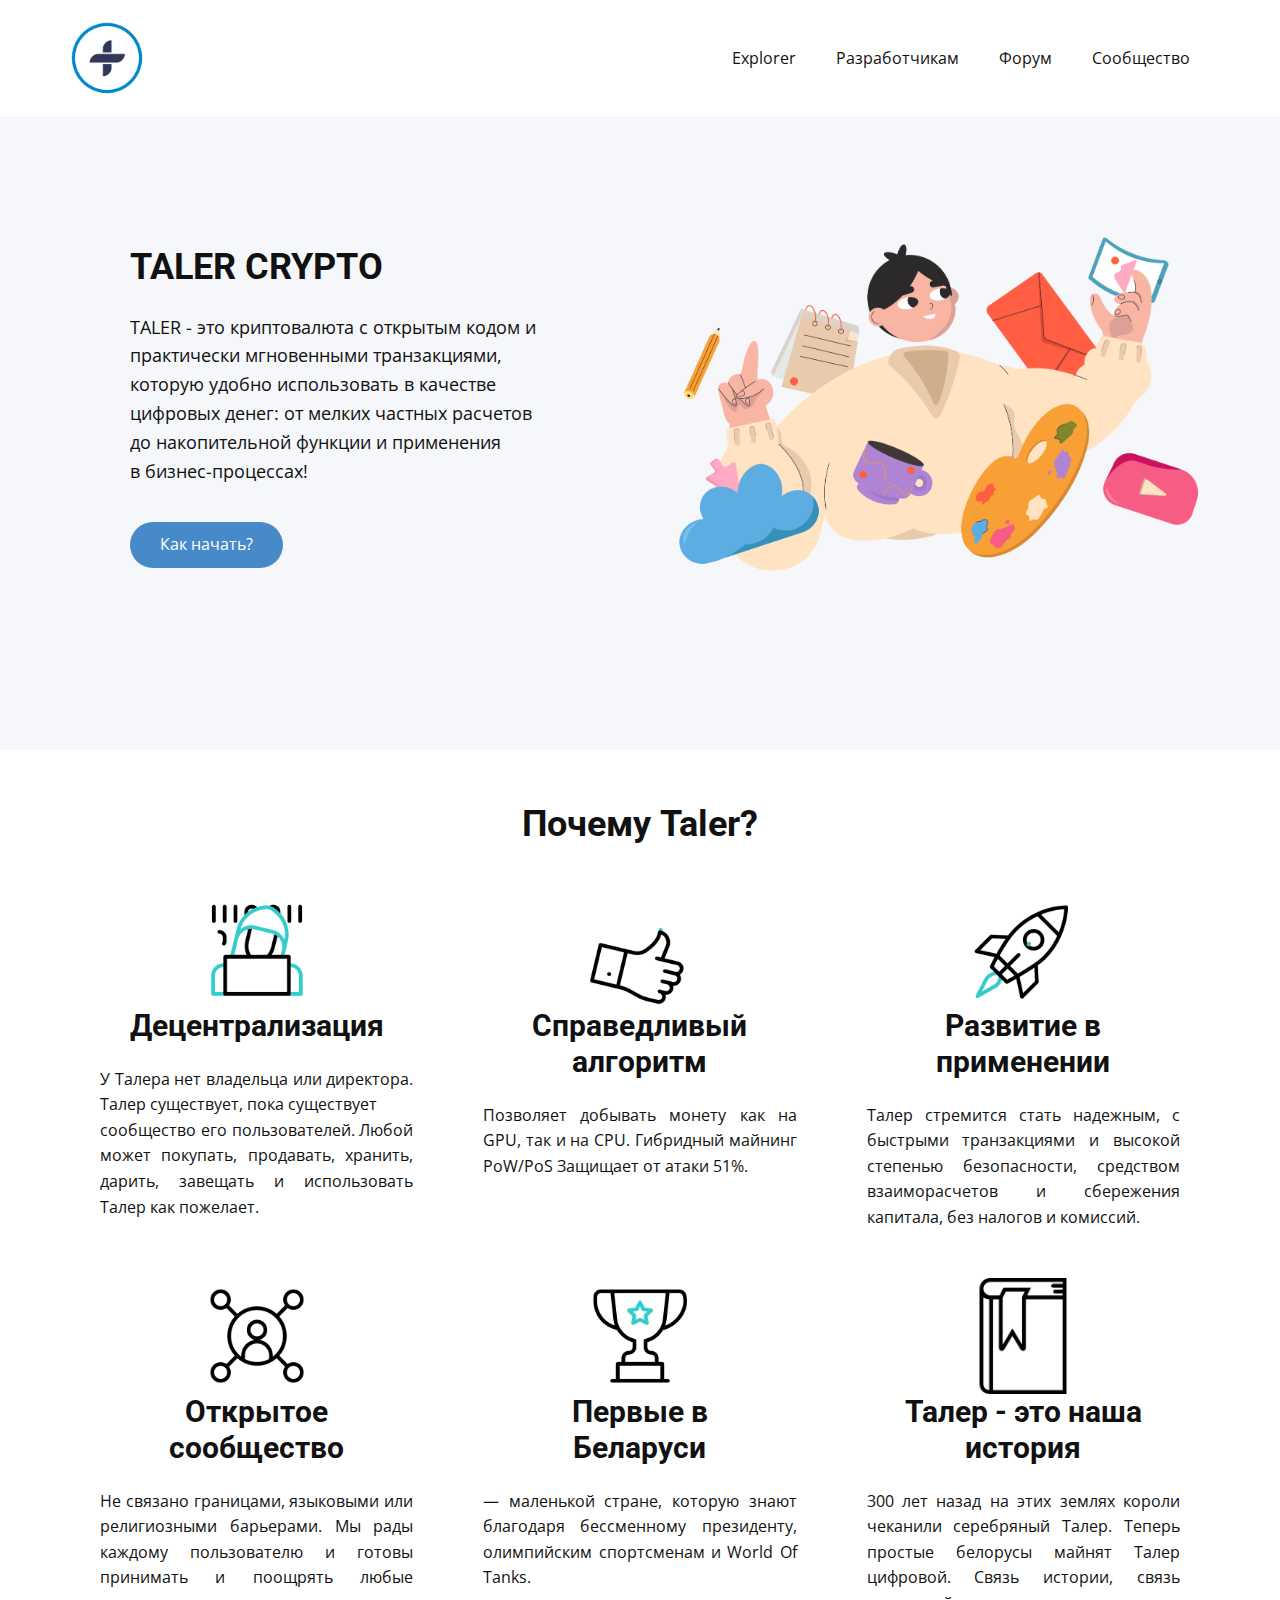
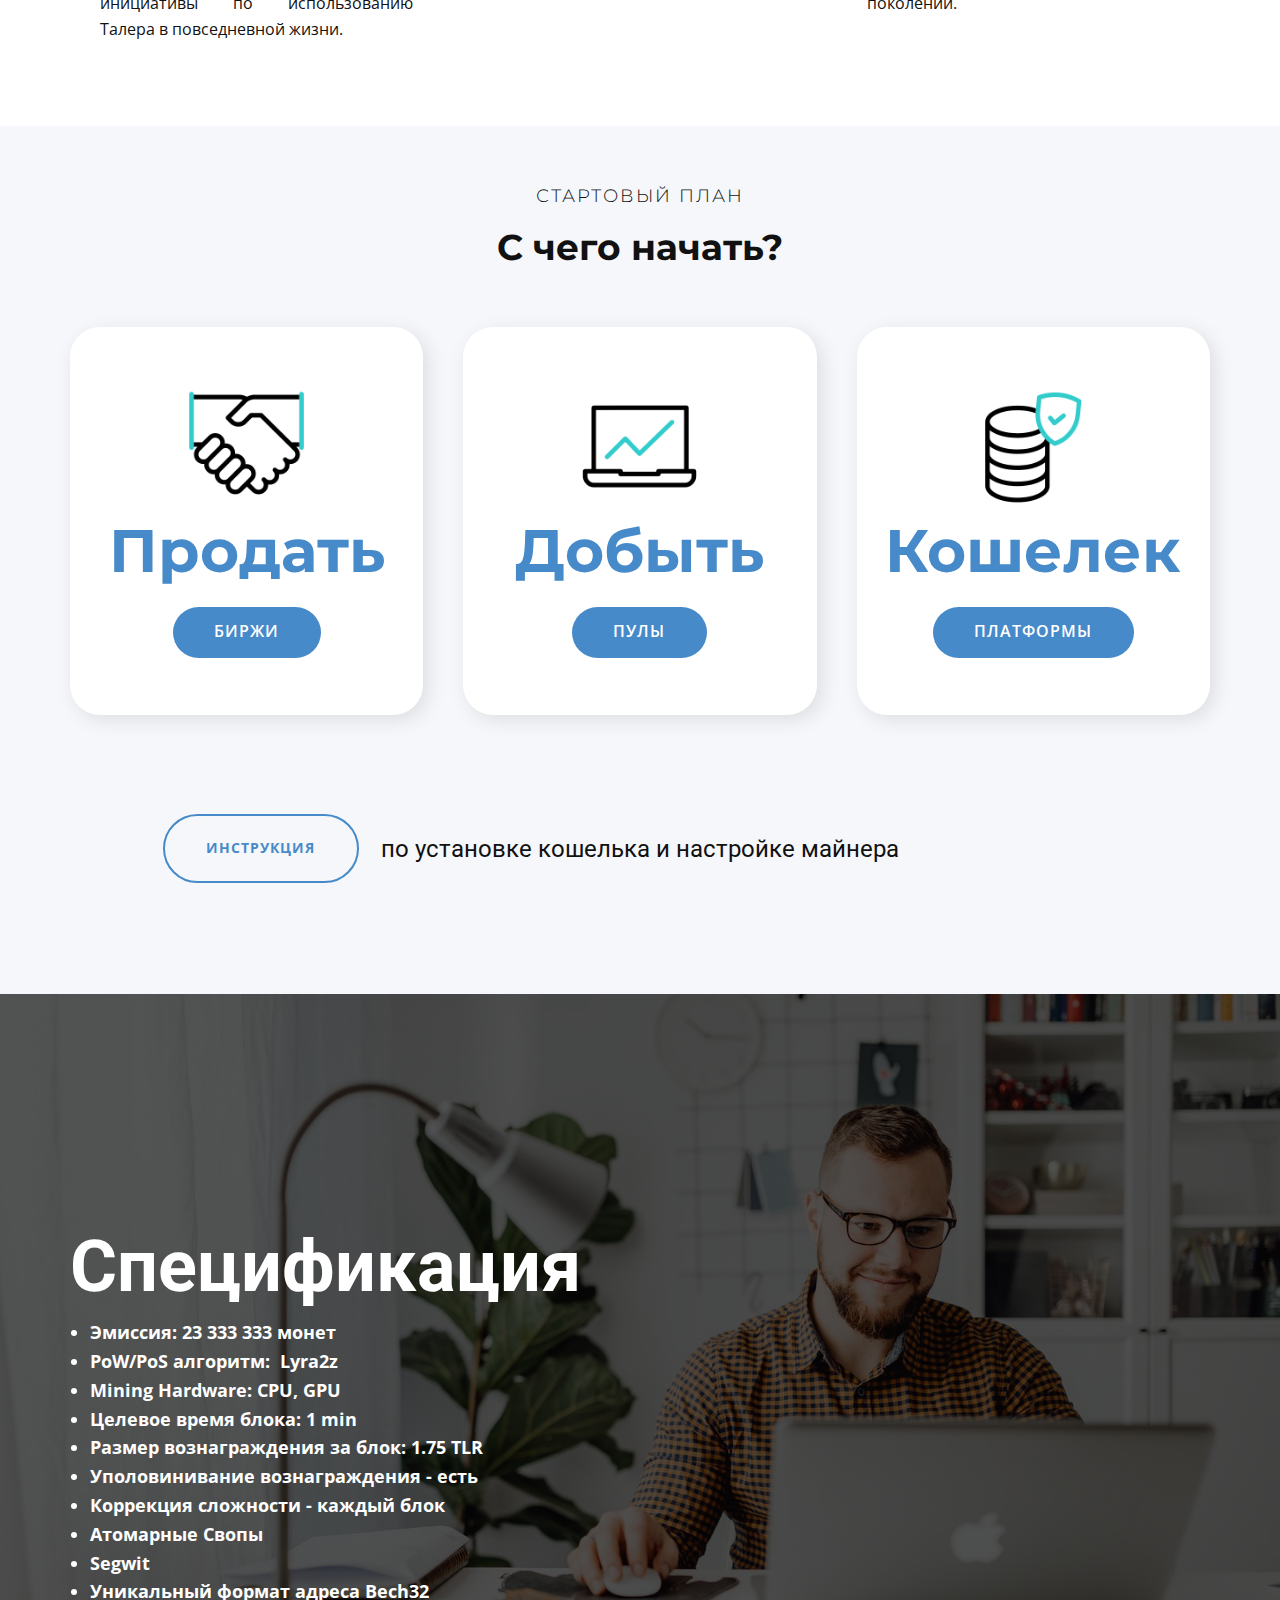
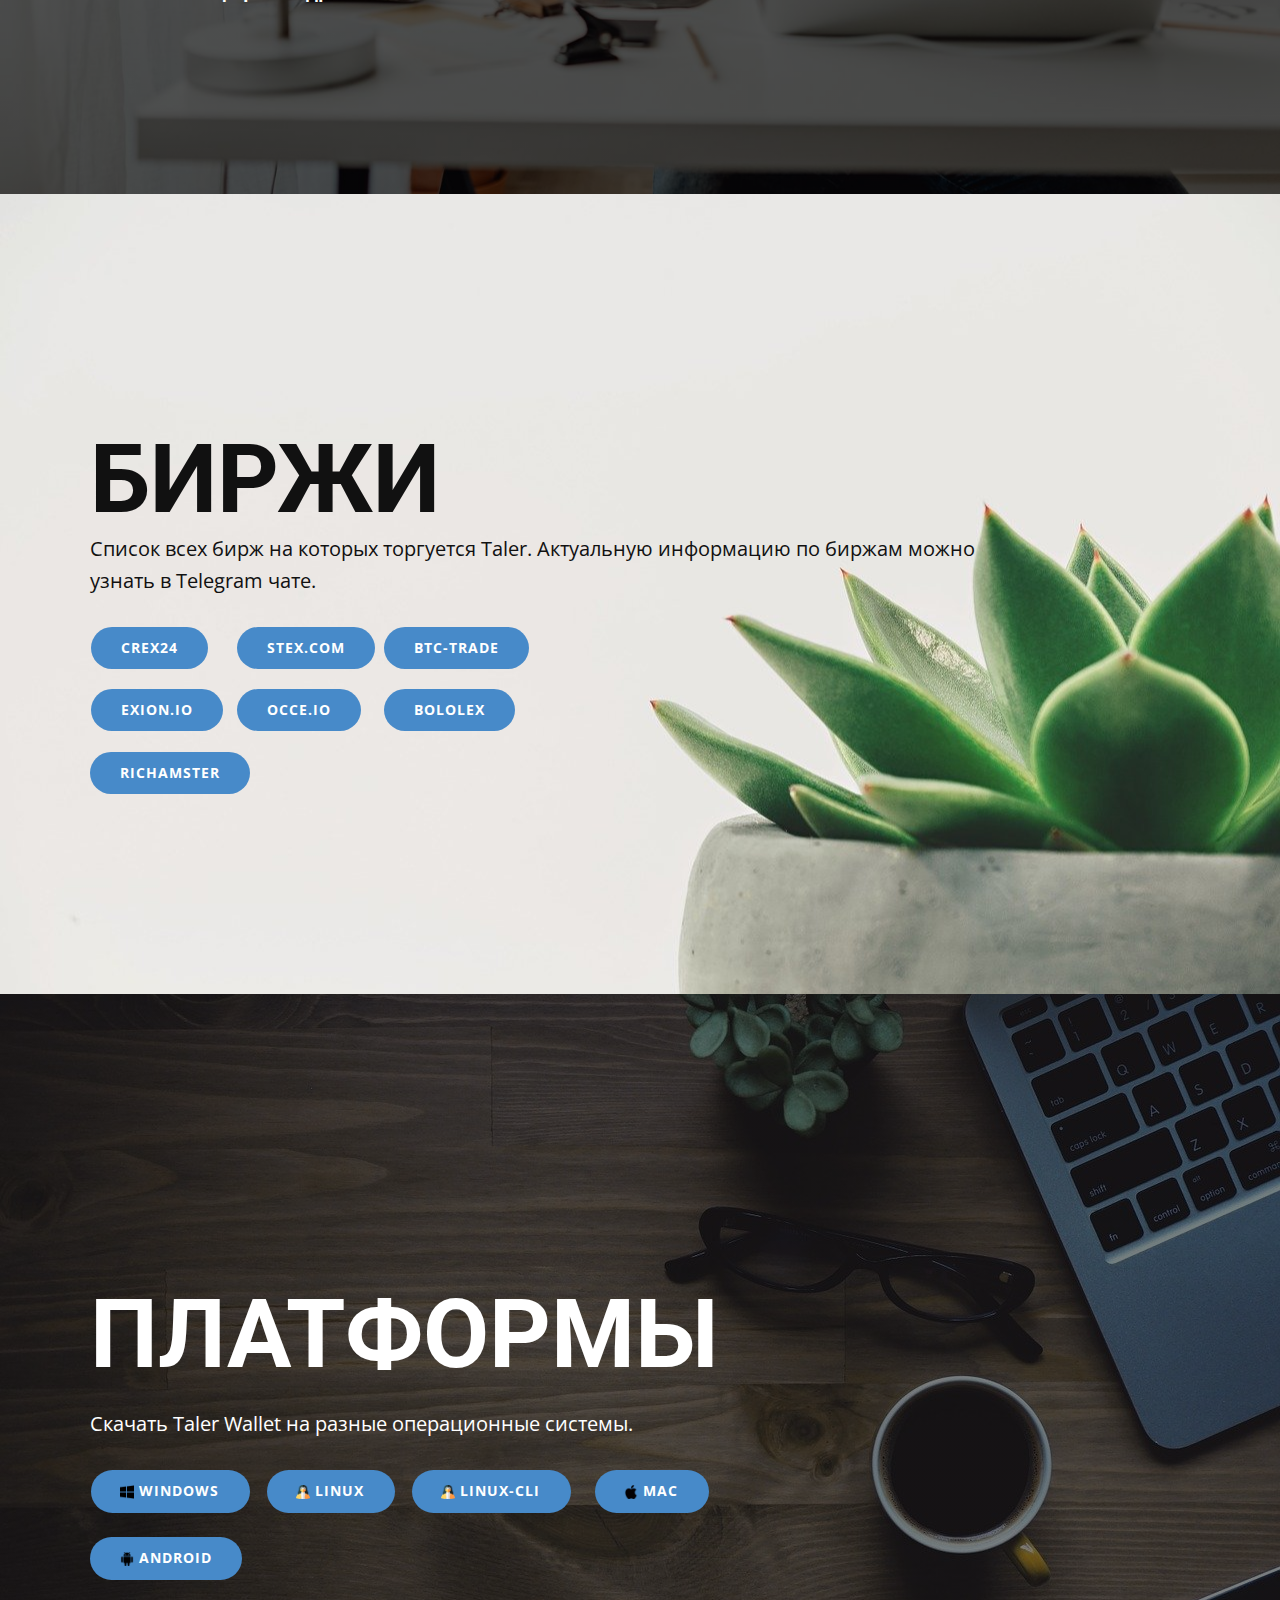
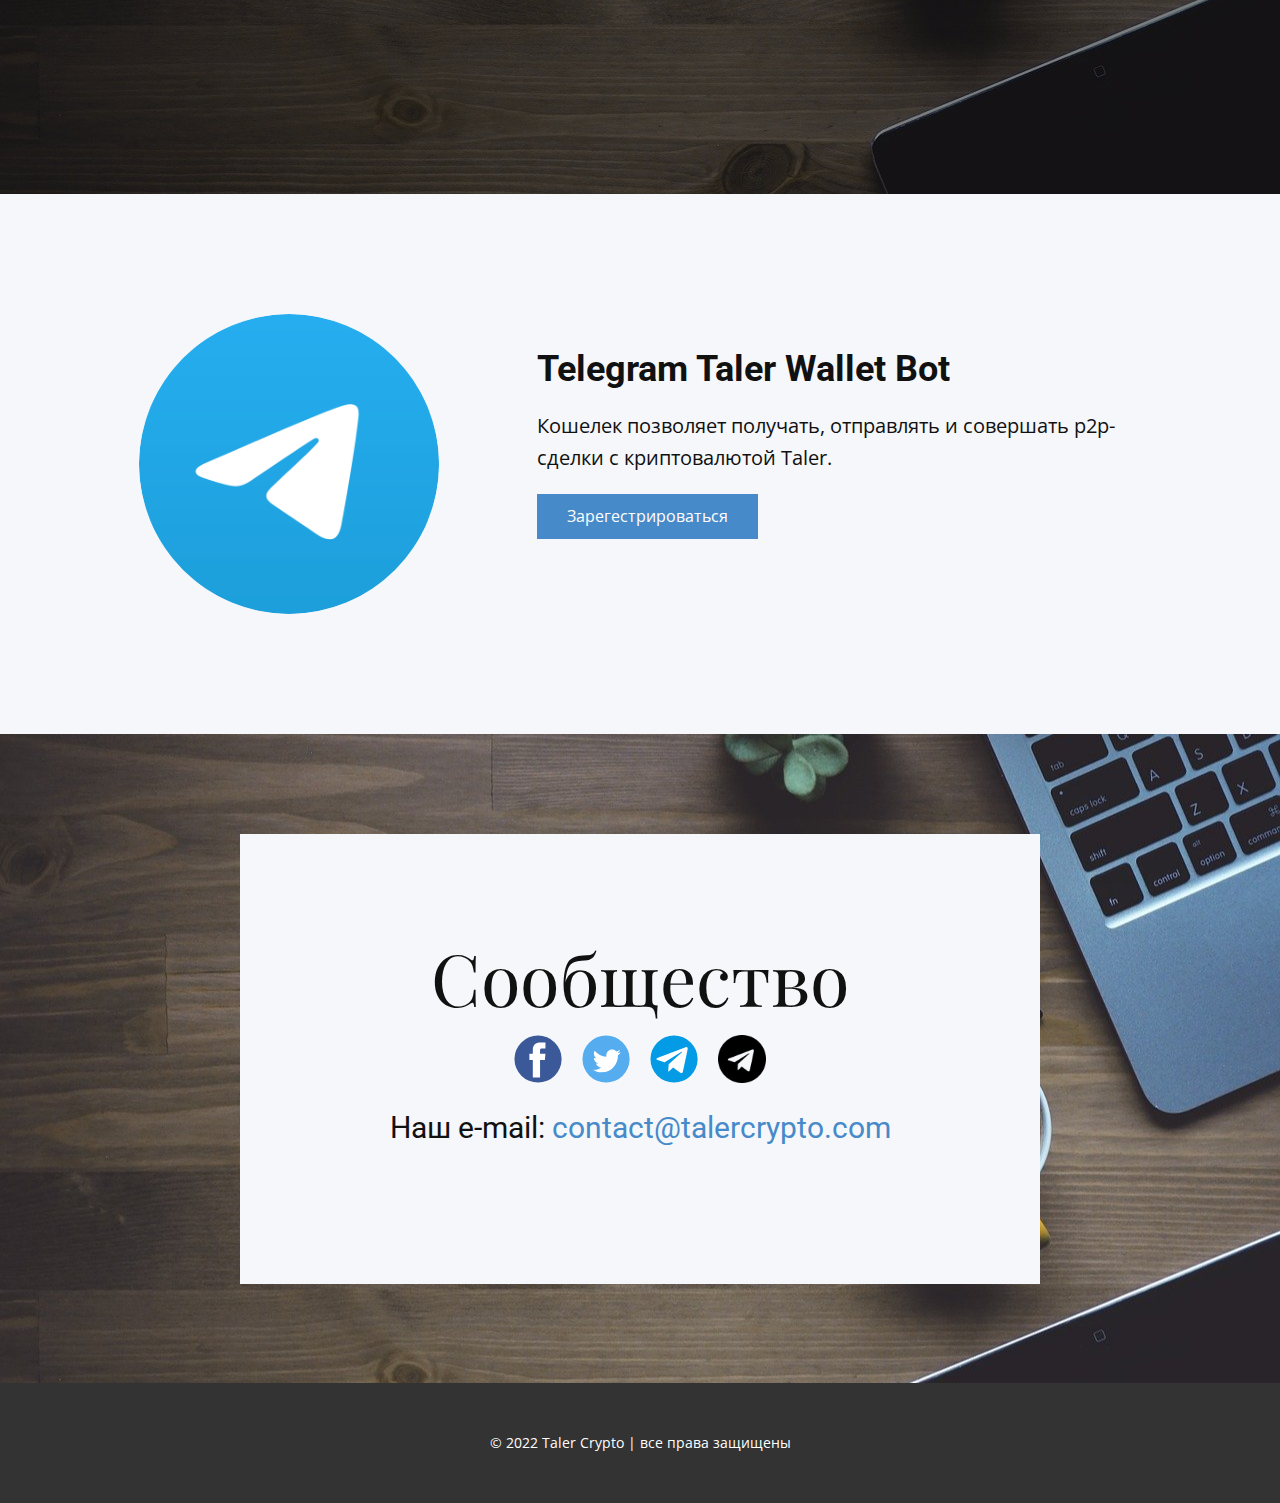
<file: taler/index.html>
<!DOCTYPE html>
<html style="font-size: 16px;">
  <head>
    <meta name="viewport" content="width=device-width, initial-scale=1.0">
    <meta charset="utf-8">
    <meta name="keywords" content="TALER CRYPTO, Почему Taler?, С чего начать?, ​Information partners, Follow Us">
    <meta name="description" content="">
    <meta name="page_type" content="np-template-header-footer-from-plugin">
    <title>taler</title>
    <link rel="shortcut icon" href="talerlogo.ico" type="image/x-icon">
    <link rel="stylesheet" href="nicepage.css" media="screen">
<link rel="stylesheet" href="taler.css" media="screen">
    <script class="u-script" type="text/javascript" src="jquery.js" defer=""></script>
    <script class="u-script" type="text/javascript" src="nicepage.js" defer=""></script>
    <meta name="generator" content="Nicepage 4.6.4, nicepage.com">
    <link id="u-theme-google-font" rel="stylesheet" href="https://fonts.googleapis.com/css?family=Roboto:100,100i,300,300i,400,400i,500,500i,700,700i,900,900i|Open+Sans:300,300i,400,400i,500,500i,600,600i,700,700i,800,800i">
    <link id="u-page-google-font" rel="stylesheet" href="https://fonts.googleapis.com/css?family=Montserrat:100,100i,200,200i,300,300i,400,400i,500,500i,600,600i,700,700i,800,800i,900,900i|Playfair+Display:400,400i,500,500i,600,600i,700,700i,800,800i,900,900i">
    
    
    
    
    
    
    
    
    
    <script type="application/ld+json">{
		"@context": "http://schema.org",
		"@type": "Organization",
		"name": "taler",
		"logo": "images/talerlogo.png"
}</script>
    <meta name="theme-color" content="#478ac9">
    <meta property="og:title" content="taler">
    <meta property="og:type" content="website">
  </head>
  <body data-home-page="taler.html" data-home-page-title="taler" class="u-body u-xl-mode"><header class="u-clearfix u-header u-white u-header" id="sec-6dab"><div class="u-clearfix u-sheet u-sheet-1">
        <a href="https://nicepage.com" class="u-image u-logo u-image-1" data-image-width="1600" data-image-height="1600">
          <img src="images/talerlogo.png" class="u-logo-image u-logo-image-1">
        </a>
        <nav class="u-menu u-menu-dropdown u-offcanvas u-menu-1">
          <div class="menu-collapse" style="font-size: 1rem; letter-spacing: 0px;">
            <a class="u-button-style u-custom-left-right-menu-spacing u-custom-padding-bottom u-custom-text-hover-color u-custom-top-bottom-menu-spacing u-nav-link u-text-active-palette-1-base u-text-hover-palette-2-base" href="#" style="padding: 4px 6px; font-size: calc(1em + 8px);">
              <svg class="u-svg-link" viewBox="0 0 24 24"><use xmlns:xlink="http://www.w3.org/1999/xlink" xlink:href="#menu-hamburger"></use></svg>
              <svg class="u-svg-content" version="1.1" id="menu-hamburger" viewBox="0 0 16 16" x="0px" y="0px" xmlns:xlink="http://www.w3.org/1999/xlink" xmlns="http://www.w3.org/2000/svg"><g><rect y="1" width="16" height="2"></rect><rect y="7" width="16" height="2"></rect><rect y="13" width="16" height="2"></rect>
</g></svg>
            </a>
          </div>
          <div class="u-custom-menu u-nav-container">
            <ul class="u-nav u-unstyled u-nav-1"><li class="u-nav-item"><a class="u-button-style u-nav-link u-text-active-palette-1-base u-text-hover-palette-4-light-1" href="https://explorer.talercrypto.com/" target="_blank" style="padding: 12px 20px;">Explorer</a>
</li><li class="u-nav-item"><a class="u-button-style u-nav-link u-text-active-palette-1-base u-text-hover-palette-4-light-1" href="https://github.com/taler-project" target="_blank" style="padding: 12px 20px;">Разработчикам</a>
</li><li class="u-nav-item"><a class="u-button-style u-nav-link u-text-active-palette-1-base u-text-hover-palette-4-light-1" href="https://bitcointalk.org/index.php?topic=2649237.0" target="_blank" style="padding: 12px 20px;">Форум</a>
</li><li class="u-nav-item"><a class="u-button-style u-nav-link u-text-active-palette-1-base u-text-hover-palette-4-light-1" href="taler.html#carousel_55c2" data-page-id="222598688" style="padding: 12px 20px;">Сообщество</a>
</li></ul>
          </div>
          <div class="u-custom-menu u-nav-container-collapse">
            <div class="u-black u-container-style u-inner-container-layout u-opacity u-opacity-95 u-sidenav">
              <div class="u-inner-container-layout u-sidenav-overflow">
                <div class="u-menu-close"></div>
                <ul class="u-align-center u-nav u-popupmenu-items u-unstyled u-nav-2"><li class="u-nav-item"><a class="u-button-style u-nav-link" href="https://explorer.talercrypto.com/" target="_blank" style="padding: 12px 20px;">Explorer</a>
</li><li class="u-nav-item"><a class="u-button-style u-nav-link" href="https://github.com/taler-project" target="_blank" style="padding: 12px 20px;">Разработчикам</a>
</li><li class="u-nav-item"><a class="u-button-style u-nav-link" href="https://bitcointalk.org/index.php?topic=2649237.0" target="_blank" style="padding: 12px 20px;">Форум</a>
</li><li class="u-nav-item"><a class="u-button-style u-nav-link" href="taler.html#carousel_55c2" data-page-id="222598688" style="padding: 12px 20px;">Сообщество</a>
</li></ul>
              </div>
            </div>
            <div class="u-black u-menu-overlay u-opacity u-opacity-70"></div>
          </div>
        </nav>
      </div></header>
    <section class="u-clearfix u-palette-5-light-3 u-section-1" id="sec-4d8b">
      <div class="u-clearfix u-sheet u-sheet-1">
        <div class="u-clearfix u-expanded-width u-gutter-10 u-layout-wrap u-layout-wrap-1">
          <div class="u-layout" style="">
            <div class="u-layout-row" style="">
              <div class="u-container-style u-layout-cell u-left-cell u-size-30 u-size-xs-60 u-layout-cell-1" src="">
                <div class="u-container-layout u-container-layout-1">
                  <h2 class="u-align-left u-text u-text-default u-text-1">TALER CRYPTO</h2>
                  <p class="u-align-left u-text u-text-2">TALER - это криптовалюта с открытым кодом и практически мгновенными транзакциями, которую удобно использовать в качестве цифровых денег: от мелких частных расчетов до&nbsp;накопительной функции и&nbsp;применения в&nbsp;бизнес-процессах!</p>
                  <a href="taler.html#carousel_0c2e" data-page-id="222598688" class="u-active-white u-align-left u-border-none u-btn u-btn-round u-button-style u-hover-palette-4-light-3 u-radius-50 u-text-active-black u-text-hover-palette-1-base u-text-white u-btn-1">Как начать?</a>
                </div>
              </div>
              <div class="u-align-left u-container-style u-layout-cell u-palette-5-light-3 u-right-cell u-size-30 u-size-xs-60 u-layout-cell-2" src="">
                <div class="u-container-layout u-valign-middle u-container-layout-2" src="">
                  <img class="u-expanded-width-xs u-image u-image-default u-image-1" src="images/dizzy-multitasking.png" alt="" data-image-width="1621" data-image-height="912">
                </div>
              </div>
            </div>
          </div>
        </div>
      </div>
    </section>
    <section class="u-align-center u-clearfix u-white u-section-2" id="sec-1c7b">
      <div class="u-clearfix u-sheet u-sheet-1">
        <h2 class="u-text u-text-default u-text-1">Почему Taler?</h2>
        <div class="u-expanded-width u-list u-list-1">
          <div class="u-repeater u-repeater-1">
            <div class="u-container-style u-list-item u-repeater-item">
              <div class="u-container-layout u-similar-container u-container-layout-1"><span class="u-file-icon u-icon u-icon-circle u-spacing-21 u-white u-icon-1"><img src="images/hacker.gif" alt=""></span>
                <h3 class="u-align-center u-text u-text-2">Децентрализация</h3>
                <p class="u-align-justify u-text u-text-3">У Талера нет владельца или директора. Талер существует, пока существует<br>сообщество его пользователей. Любой может покупать, продавать, хранить, дарить, завещать и использовать Талер как пожелает.
                </p>
              </div>
            </div>
            <div class="u-container-style u-list-item u-repeater-item">
              <div class="u-container-layout u-similar-container u-container-layout-2"><span class="u-file-icon u-icon u-icon-circle u-spacing-21 u-white u-icon-2"><img src="images/like.gif" alt=""></span>
                <h3 class="u-align-center u-text u-text-4">Справедливый алгоритм</h3>
                <p class="u-align-justify u-text u-text-5">Позволяет добывать монету как на GPU, так и на CPU. Гибридный майнинг PoW/PoS Защищает от атаки 51%.</p>
              </div>
            </div>
            <div class="u-container-style u-list-item u-repeater-item">
              <div class="u-container-layout u-similar-container u-container-layout-3"><span class="u-file-icon u-icon u-icon-circle u-spacing-21 u-white u-icon-3"><img src="images/rocket.gif" alt=""></span>
                <h3 class="u-align-center u-text u-text-6">Развитие в применении</h3>
                <p class="u-align-justify u-text u-text-7">Талер стремится стать надежным, с быстрыми транзакциями и высокой степенью безопасности, средством взаиморасчетов и сбережения капитала, без налогов и комиссий.</p>
              </div>
            </div>
            <div class="u-container-style u-list-item u-repeater-item">
              <div class="u-container-layout u-similar-container u-container-layout-4"><span class="u-file-icon u-icon u-icon-circle u-spacing-21 u-white u-icon-4"><img src="images/social-media.gif" alt=""></span>
                <h3 class="u-align-center u-text u-text-8">Открытое сообщество</h3>
                <p class="u-align-justify u-text u-text-9">Не связано границами, языковыми или религиозными барьерами. Мы рады каждому пользователю и готовы принимать и&nbsp;поощрять любые инициативы по&nbsp;использованию Талера&nbsp;в повседневной жизни.</p>
              </div>
            </div>
            <div class="u-container-style u-list-item u-repeater-item">
              <div class="u-container-layout u-similar-container u-container-layout-5"><span class="u-file-icon u-icon u-icon-circle u-spacing-21 u-white u-icon-5"><img src="images/award.gif" alt=""></span>
                <h3 class="u-align-center u-text u-text-10">Первые в Беларуси</h3>
                <p class="u-align-justify u-text u-text-11">—&nbsp;маленькой стране, которую&nbsp;знают благодаря бессменному президенту, олимпийским спортсменам и World Of Tanks.</p>
              </div>
            </div>
            <div class="u-container-style u-list-item u-repeater-item">
              <div class="u-container-layout u-similar-container u-container-layout-6"><span class="u-file-icon u-icon u-icon-circle u-spacing-21 u-white u-icon-6"><img src="images/149266.png" alt=""></span>
                <h3 class="u-align-center u-text u-text-12">Талер - это наша история</h3>
                <p class="u-align-justify u-text u-text-13">300 лет назад на этих землях короли чеканили серебряный Талер. Теперь простые белорусы майнят Талер цифровой. Связь истории, связь поколений.</p>
              </div>
            </div>
          </div>
        </div>
      </div>
    </section>
    <section class="u-align-center u-clearfix u-palette-5-light-3 u-section-3" id="carousel_0c2e">
      <div class="u-clearfix u-sheet u-sheet-1">
        <h6 class="u-custom-font u-font-montserrat u-text u-text-1">стартовый план</h6>
        <h2 class="u-custom-font u-font-montserrat u-text u-text-2">С чего начать?</h2>
        <div class="u-expanded-width u-list u-list-1">
          <div class="u-repeater u-repeater-1">
            <div class="u-container-style u-list-item u-radius-30 u-repeater-item u-shape-round u-white u-list-item-1">
              <div class="u-container-layout u-similar-container u-container-layout-1"><span class="u-custom-item u-file-icon u-icon u-icon-circle u-spacing-32 u-white u-icon-1"><img src="images/handshake.gif" alt=""></span>
                <h4 class="u-custom-font u-font-montserrat u-text u-text-default u-text-palette-1-base u-text-3">Продать</h4>
                <a href="taler.html#sec-003c" data-page-id="222598688" class="u-active-palette-1-light-3 u-border-none u-btn u-btn-round u-button-style u-custom-item u-hover-palette-1-light-3 u-palette-1-base u-radius-50 u-text-active-palette-1-base u-text-hover-black u-text-white u-btn-1">БИржи</a>
              </div>
            </div>
            <div class="u-container-style u-list-item u-radius-30 u-repeater-item u-shape-round u-white u-list-item-2">
              <div class="u-container-layout u-similar-container u-container-layout-2"><span class="u-custom-item u-file-icon u-icon u-icon-circle u-spacing-32 u-white u-icon-2"><img src="images/laptop.gif" alt=""></span>
                <h4 class="u-custom-font u-font-montserrat u-text u-text-default u-text-palette-1-base u-text-4">Добыть</h4>
                <a href="https://pool.vie.today/" class="u-active-palette-1-light-3 u-border-none u-btn u-btn-round u-button-style u-custom-item u-hover-palette-1-light-3 u-palette-1-base u-radius-50 u-text-active-palette-1-base u-text-body-alt-color u-text-hover-black u-btn-2" target="_blank">пулы</a>
              </div>
            </div>
            <div class="u-container-style u-list-item u-radius-30 u-repeater-item u-shape-round u-white u-list-item-3">
              <div class="u-container-layout u-similar-container u-container-layout-3"><span class="u-custom-item u-file-icon u-grey-5 u-icon u-icon-circle u-spacing-32 u-icon-3"><img src="images/database.gif" alt=""></span>
                <h4 class="u-custom-font u-font-montserrat u-text u-text-default u-text-palette-1-base u-text-5">Кошелек</h4>
                <a href="taler.html#sec-0ae7" data-page-id="222598688" class="u-active-palette-1-light-3 u-border-none u-btn u-btn-round u-button-style u-custom-item u-hover-palette-1-light-3 u-palette-1-base u-radius-50 u-text-active-palette-1-base u-text-hover-black u-text-white u-btn-3">платформы</a>
              </div>
            </div>
          </div>
        </div>
        <a href="https://telegra.ph/Ustanovka-koshelka-Taler-03-31" class="u-border-2 u-border-hover-palette-1-base u-border-palette-1-base u-btn u-btn-round u-button-style u-hover-palette-1-base u-none u-radius-50 u-btn-4" target="_blank">инструкция</a>
        <h4 class="u-align-center-xs u-text u-text-6">по установке кошелька и настройке майнера</h4>
      </div>
    </section>
    <section class="u-align-center u-clearfix u-image u-shading u-section-4" src="" data-image-width="6720" data-image-height="4480" id="sec-afaf">
      <div class="u-clearfix u-sheet u-sheet-1">
        <h1 class="u-text u-text-default u-title u-text-1">Спецификация</h1>
        <ul class="u-align-justify u-text u-text-2">
          <li>
            <span style="font-weight: 700;">Эмиссия: 23 333 333 монет</span>
            <br>
          </li>
          <li>
            <span style="font-weight: 700;">PoW/PoS алгоритм:&nbsp;&nbsp;Lyra2z<br>
            </span>
          </li>
          <li>
            <span style="font-weight: 700;">Mining Hardware:&nbsp;CPU, GPU<br>
            </span>
          </li>
          <li>
            <span style="font-weight: 700;">Целевое время блока: 1 min<br>
            </span>
          </li>
          <li>
            <span style="font-weight: 700;">Размер вознаграждения за блок: 1.75 TLR<br>
            </span>
          </li>
          <li>
            <span style="font-weight: 700;">Уполовинивание вознаграждения - есть<br>
            </span>
          </li>
          <li>
            <span style="font-weight: 700;">Коррекция сложности -&nbsp;каждый блок<br>
            </span>
          </li>
          <li>
            <span style="font-weight: 700;">Атомарные Свопы<br>
            </span>
          </li>
          <li>
            <span style="font-weight: 700;">Segwit<br>
            </span>
          </li>
          <li>
            <span style="font-weight: 700;">Уникальный формат адреса Bech32<br>
            </span>
          </li>
        </ul>
      </div>
    </section>
    <section class="u-align-left u-clearfix u-image u-section-5" src="" data-image-width="1280" data-image-height="853" id="sec-003c">
      <div class="u-clearfix u-sheet u-sheet-1">
        <h1 class="u-text u-text-default u-title u-text-1">БИРЖИ</h1>
        <p class="u-large-text u-text u-text-variant u-text-2">Список всех бирж на которых торгуется Taler. Актуальную информацию по биржам можно<br>узнать в Telegram чате.
        </p>
        <div class="u-list u-list-1">
          <div class="u-repeater u-repeater-1">
            <div class="u-container-style u-list-item u-repeater-item">
              <div class="u-container-layout u-similar-container u-valign-top u-container-layout-1">
                <a href="https://crex24.com/ru/exchange/TLR-BTC" class="u-btn u-btn-round u-button-style u-custom-item u-hover-palette-1-light-1 u-palette-1-base u-radius-50 u-btn-1" target="_blank">crex24<br>
                </a>
              </div>
            </div>
            <div class="u-container-style u-list-item u-repeater-item">
              <div class="u-container-layout u-similar-container u-valign-top u-container-layout-2">
                <a href="https://app.stex.com/en/trading/pair/USDT/BTC" class="u-btn u-btn-round u-button-style u-custom-item u-hover-palette-1-light-1 u-palette-1-base u-radius-50 u-btn-2" target="_blank">stex.com<br>
                </a>
              </div>
            </div>
            <div class="u-container-style u-list-item u-repeater-item">
              <div class="u-container-layout u-similar-container u-valign-top u-container-layout-3">
                <a href="https://btc-trade.com.ua/index.html" class="u-btn u-btn-round u-button-style u-custom-item u-hover-palette-1-light-1 u-palette-1-base u-radius-50 u-btn-3" target="_blank">btc-trade<br>
                </a>
              </div>
            </div>
            <div class="u-container-style u-list-item u-repeater-item">
              <div class="u-container-layout u-similar-container u-valign-top u-container-layout-4">
                <a href="https://exion.io/home/market/TLR:UAH" class="u-btn u-btn-round u-button-style u-custom-item u-hover-palette-1-light-1 u-palette-1-base u-radius-50 u-btn-4" target="_blank">exion.io<br>
                </a>
              </div>
            </div>
            <div class="u-container-style u-list-item u-repeater-item">
              <div class="u-container-layout u-similar-container u-valign-top u-container-layout-5">
                <a href="https://www.occe.io/exchange/tlr_btc" class="u-btn u-btn-round u-button-style u-custom-item u-hover-palette-1-light-1 u-palette-1-base u-radius-50 u-btn-5" target="_blank">occe.io<br>
                </a>
              </div>
            </div>
            <div class="u-container-style u-list-item u-repeater-item">
              <div class="u-container-layout u-similar-container u-valign-top u-container-layout-6">
                <a href="https://bololex.com/trading/sessions/market-view?symbol=TLR-USDT" class="u-btn u-btn-round u-button-style u-custom-item u-hover-palette-1-light-1 u-palette-1-base u-radius-50 u-btn-6" target="_blank">bololex<br>
                </a>
              </div>
            </div>
          </div>
        </div>
        <a href="https://richamster.com/trade/TLR_BTC/" class="u-btn u-btn-round u-button-style u-hover-palette-1-light-1 u-palette-1-base u-radius-50 u-btn-7" target="_blank">richamster<br>
        </a>
      </div>
    </section>
    <section class="u-align-left u-clearfix u-image u-shading u-section-6" src="" data-image-width="1280" data-image-height="851" id="sec-0ae7">
      <div class="u-clearfix u-sheet u-sheet-1">
        <h1 class="u-text u-text-default u-title u-text-1">платформы</h1>
        <p class="u-large-text u-text u-text-variant u-text-2">Скачать Taler Wallet на разные операционные системы.</p>
        <div class="u-list u-list-1">
          <div class="u-repeater u-repeater-1">
            <div class="u-container-style u-list-item u-repeater-item">
              <div class="u-container-layout u-similar-container u-valign-top u-container-layout-1">
                <a href="https://github.com/taler-project/taler/releases/download/0.16.3.4/taler-qt.exe.rar" class="u-btn u-btn-round u-button-style u-custom-item u-hover-palette-1-light-1 u-palette-1-base u-radius-50 u-btn-1" target="_blank"><span class="u-file-icon u-icon"><img src="images/732076.png" alt=""></span>&nbsp;windows
                </a>
              </div>
            </div>
            <div class="u-container-style u-list-item u-repeater-item">
              <div class="u-container-layout u-similar-container u-valign-top u-container-layout-2">
                <a href="https://github.com/taler-project/taler/releases/download/0.16.3.4/taler-linux-qt64" class="u-btn u-btn-round u-button-style u-custom-item u-hover-palette-1-light-1 u-palette-1-base u-radius-50 u-btn-2" target="_blank"><span class="u-file-icon u-icon"><img src="images/546049.png" alt=""></span>&nbsp;linux
                </a>
              </div>
            </div>
            <div class="u-container-style u-list-item u-repeater-item">
              <div class="u-container-layout u-similar-container u-valign-top u-container-layout-3">
                <a href="https://github.com/taler-project/taler/releases/download/0.16.3.4/taler.tar.gz" class="u-btn u-btn-round u-button-style u-custom-item u-hover-palette-1-light-1 u-palette-1-base u-radius-50 u-btn-3" target="_blank"><span class="u-file-icon u-icon"><img src="images/5460491.png" alt=""></span>&nbsp;linux-cli
                </a>
              </div>
            </div>
            <div class="u-container-style u-list-item u-repeater-item">
              <div class="u-container-layout u-similar-container u-valign-top u-container-layout-4">
                <a href="https://github.com/taler-project/taler/releases/download/0.16.3.4/Taler.dmg" class="u-btn u-btn-round u-button-style u-custom-item u-hover-palette-1-light-1 u-palette-1-base u-radius-50 u-btn-4" target="_blank"><span class="u-file-icon u-icon"><img src="images/2235.png" alt=""></span>&nbsp;mac
                </a>
              </div>
            </div>
          </div>
        </div>
        <a href="https://talercrypto.com/files/net.vovanchik.talerwallet_1.1.apk" class="u-btn u-btn-round u-button-style u-hover-palette-1-light-1 u-palette-1-base u-radius-50 u-btn-5" target="_blank"><span class="u-file-icon u-icon"><img src="images/152753.png" alt=""></span>&nbsp;android
        </a>
      </div>
    </section>
    <section class="u-clearfix u-palette-5-light-3 u-section-7" id="sec-5b75">
      <div class="u-clearfix u-sheet u-sheet-1">
        <div class="u-clearfix u-expanded-width u-gutter-0 u-layout-wrap u-layout-wrap-1">
          <div class="u-layout">
            <div class="u-layout-row">
              <div class="u-align-center u-container-style u-layout-cell u-left-cell u-size-23 u-layout-cell-1">
                <div class="u-container-layout u-valign-middle u-container-layout-1">
                  <div alt="" class="u-image u-image-circle u-image-1" src="" data-image-width="640" data-image-height="640"></div>
                </div>
              </div>
              <div class="u-align-left u-container-style u-layout-cell u-right-cell u-size-37 u-layout-cell-2">
                <div class="u-container-layout u-container-layout-2">
                  <h2 class="u-text u-text-1">Telegram Taler Wallet Bot</h2>
                  <p class="u-text u-text-2">Кошелек позволяет получать, отправлять и совершать р2р- сделки с криптовалютой Taler.&nbsp;</p>
                  <a href="https://t.me/taler_wallet_bot?start=ref_10575" class="u-btn u-button-style u-btn-1" target="_blank">Зарегестрироваться</a>
                </div>
              </div>
            </div>
          </div>
        </div>
      </div>
    </section>
    <section class="u-align-center u-clearfix u-image u-section-8" src="" data-image-width="1280" data-image-height="850" id="carousel_55c2">
      <div class="u-clearfix u-sheet u-valign-middle u-sheet-1">
        <div class="u-align-center u-container-style u-expanded-width-sm u-expanded-width-xs u-group u-palette-5-light-3 u-group-1">
          <div class="u-container-layout u-container-layout-1">
            <h2 class="u-custom-font u-font-playfair-display u-text u-text-default u-text-1">Сообщество<span style="font-weight: 700;">
                <span style="font-weight: 400;"></span>
              </span>
            </h2>
            <div class="u-social-icons u-spacing-20 u-social-icons-1">
              <a class="u-social-url" title="facebook" target="_blank" href="https://www.facebook.com/cryptotaler/"><span class="u-icon u-social-facebook u-social-icon u-icon-1"><svg class="u-svg-link" preserveAspectRatio="xMidYMin slice" viewBox="0 0 112 112" style=""><use xmlns:xlink="http://www.w3.org/1999/xlink" xlink:href="#svg-51ad"></use></svg><svg class="u-svg-content" viewBox="0 0 112 112" x="0" y="0" id="svg-51ad"><circle fill="currentColor" cx="56.1" cy="56.1" r="55"></circle><path fill="#FFFFFF" d="M73.5,31.6h-9.1c-1.4,0-3.6,0.8-3.6,3.9v8.5h12.6L72,58.3H60.8v40.8H43.9V58.3h-8V43.9h8v-9.2
            c0-6.7,3.1-17,17-17h12.5v13.9H73.5z"></path></svg></span>
              </a>
              <a class="u-social-url" title="twitter" target="_blank" href="https://twitter.com/talercrypto"><span class="u-icon u-social-icon u-social-twitter u-icon-2"><svg class="u-svg-link" preserveAspectRatio="xMidYMin slice" viewBox="0 0 112 112" style=""><use xmlns:xlink="http://www.w3.org/1999/xlink" xlink:href="#svg-050c"></use></svg><svg class="u-svg-content" viewBox="0 0 112 112" x="0" y="0" id="svg-050c"><circle fill="currentColor" class="st0" cx="56.1" cy="56.1" r="55"></circle><path fill="#FFFFFF" d="M83.8,47.3c0,0.6,0,1.2,0,1.7c0,17.7-13.5,38.2-38.2,38.2C38,87.2,31,85,25,81.2c1,0.1,2.1,0.2,3.2,0.2
            c6.3,0,12.1-2.1,16.7-5.7c-5.9-0.1-10.8-4-12.5-9.3c0.8,0.2,1.7,0.2,2.5,0.2c1.2,0,2.4-0.2,3.5-0.5c-6.1-1.2-10.8-6.7-10.8-13.1
            c0-0.1,0-0.1,0-0.2c1.8,1,3.9,1.6,6.1,1.7c-3.6-2.4-6-6.5-6-11.2c0-2.5,0.7-4.8,1.8-6.7c6.6,8.1,16.5,13.5,27.6,14
            c-0.2-1-0.3-2-0.3-3.1c0-7.4,6-13.4,13.4-13.4c3.9,0,7.3,1.6,9.8,4.2c3.1-0.6,5.9-1.7,8.5-3.3c-1,3.1-3.1,5.8-5.9,7.4
            c2.7-0.3,5.3-1,7.7-2.1C88.7,43,86.4,45.4,83.8,47.3z"></path></svg></span>
              </a>
              <a class="u-social-url" target="_blank" data-type="Telegram" title="Telegram News" href="https://t.me/talernews"><span class="u-icon u-social-icon u-social-telegram u-icon-3"><svg class="u-svg-link" preserveAspectRatio="xMidYMin slice" viewBox="0 0 112 112" style=""><use xmlns:xlink="http://www.w3.org/1999/xlink" xlink:href="#svg-85a4"></use></svg><svg class="u-svg-content" viewBox="0 0 112 112" x="0" y="0" id="svg-85a4"><circle fill="currentColor" cx="56.1" cy="56.1" r="55"></circle><path fill="#FFFFFF" d="M18.4,53.2l64.7-24.9c3-1.1,5.6,0.7,4.7,5.3l0,0l-11,51.8c-0.8,3.7-3,4.6-6.1,2.8L53.9,75.8l-8.1,7.8
	c-0.9,0.9-1.7,1.6-3.4,1.6l1.2-17l31.1-28c1.4-1.2-0.3-1.9-2.1-0.7L34.2,63.7l-16.6-5.2C14,57.4,14,54.9,18.4,53.2L18.4,53.2z"></path></svg></span>
              </a>
              <a class="u-social-url" target="_blank" data-type="Custom" title="Telegram Chat" href="https://t.me/talercommunity"><span class="u-file-icon u-icon u-social-custom u-social-icon u-icon-4"><img src="images/2111710.png" alt=""></span>
              </a>
            </div>
            <h3 class="u-text u-text-default u-text-2">Наш e-mail:<a href="mailto:contact@talercrypto.com" class="u-active-none u-border-none u-btn u-button-style u-hover-none u-none u-text-palette-1-base u-btn-1">&nbsp;contact@talercrypto.com</a>
            </h3>
          </div>
        </div>
      </div>
    </section>
    
    
    <footer class="u-align-center u-clearfix u-footer u-grey-80 u-footer" id="sec-d94b"><div class="u-clearfix u-sheet u-sheet-1">
        <p class="u-small-text u-text u-text-variant u-text-1">© 2022 Taler Crypto | все права защищены</p>
      </div></footer>
  </body>
</html>
</file>
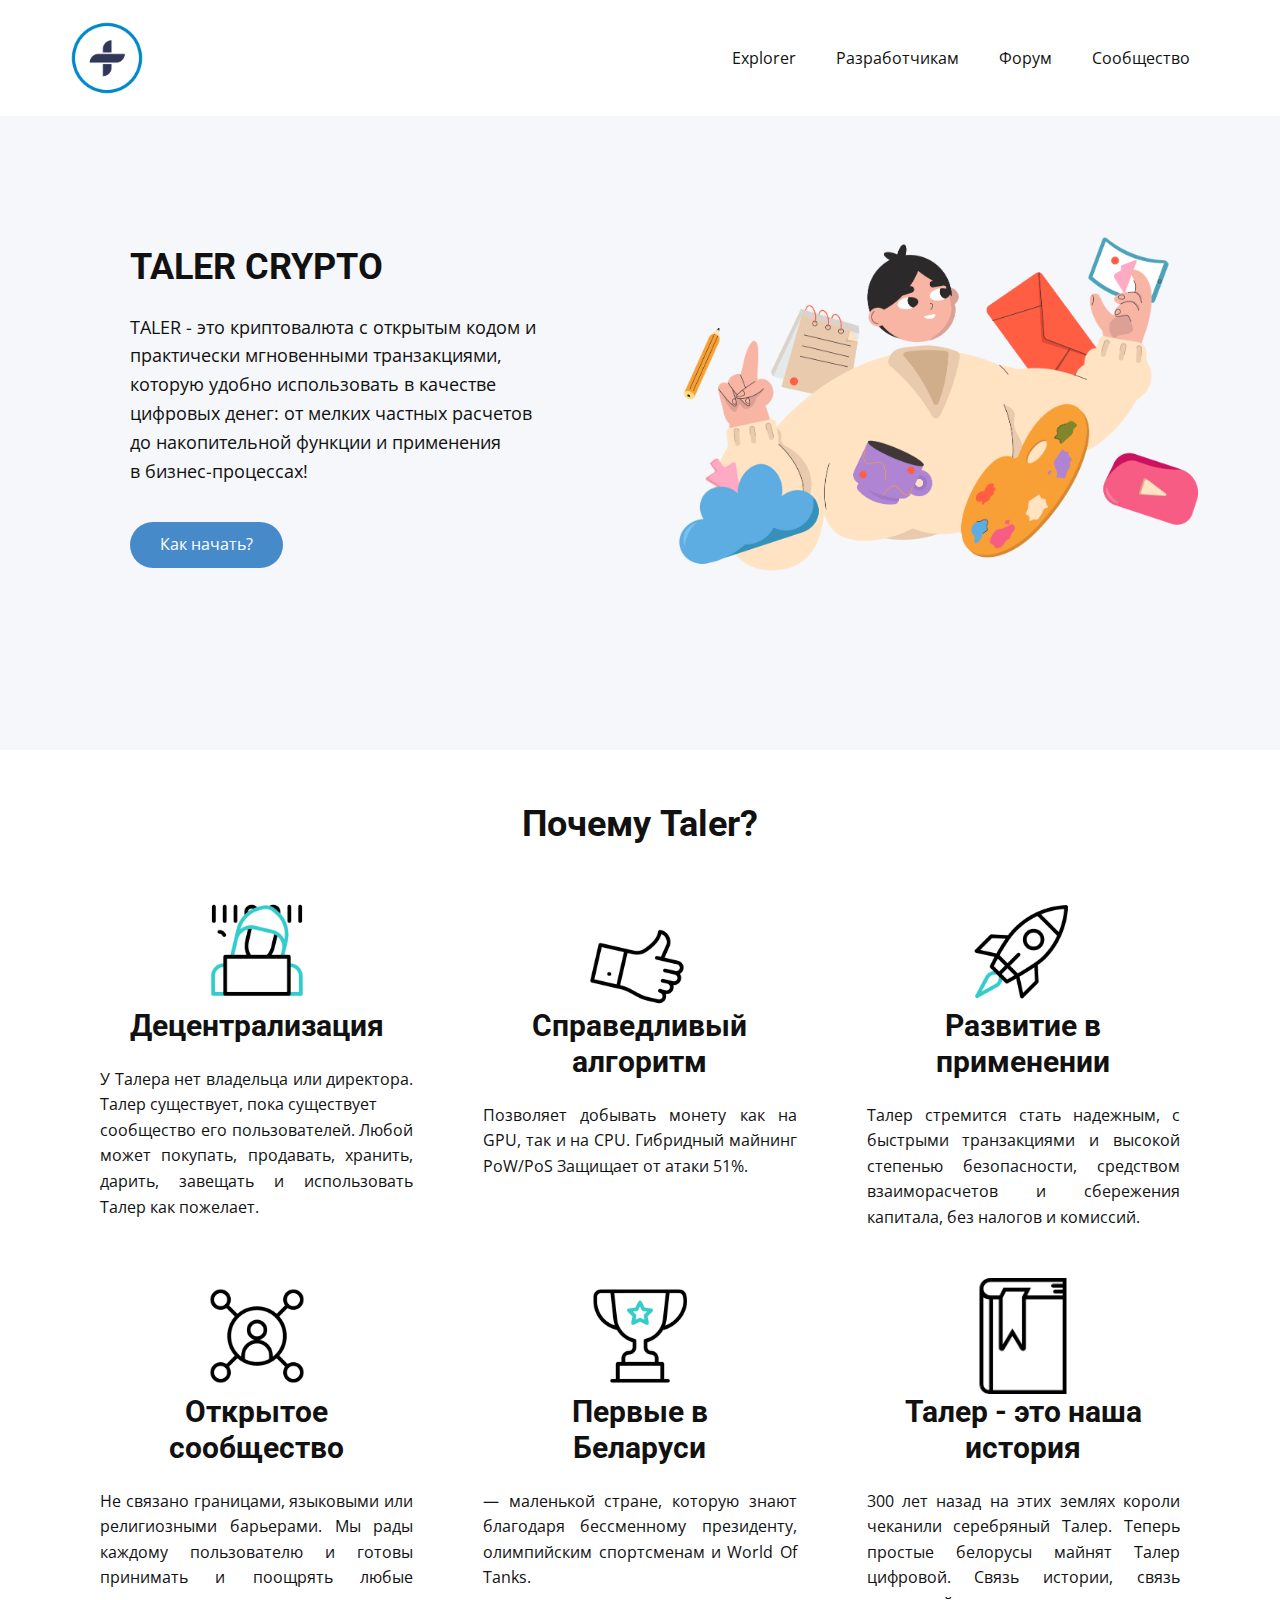
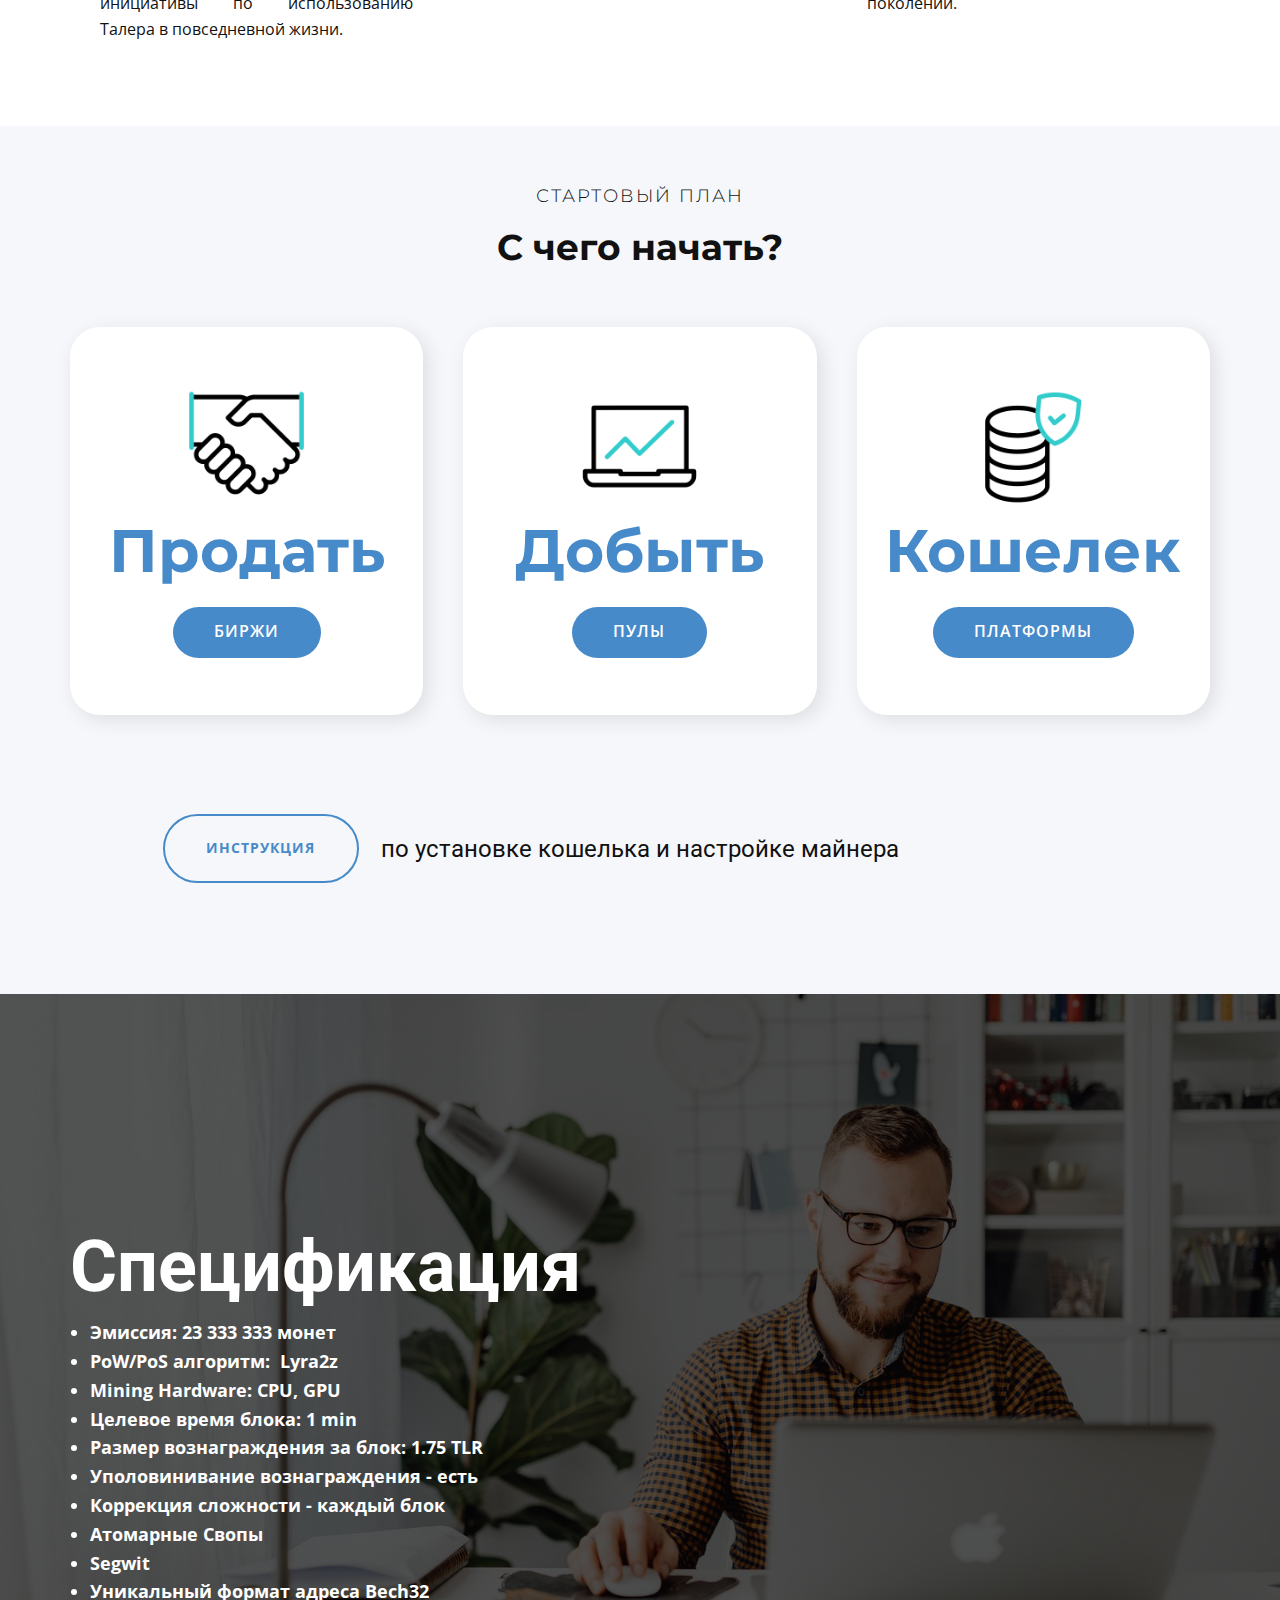
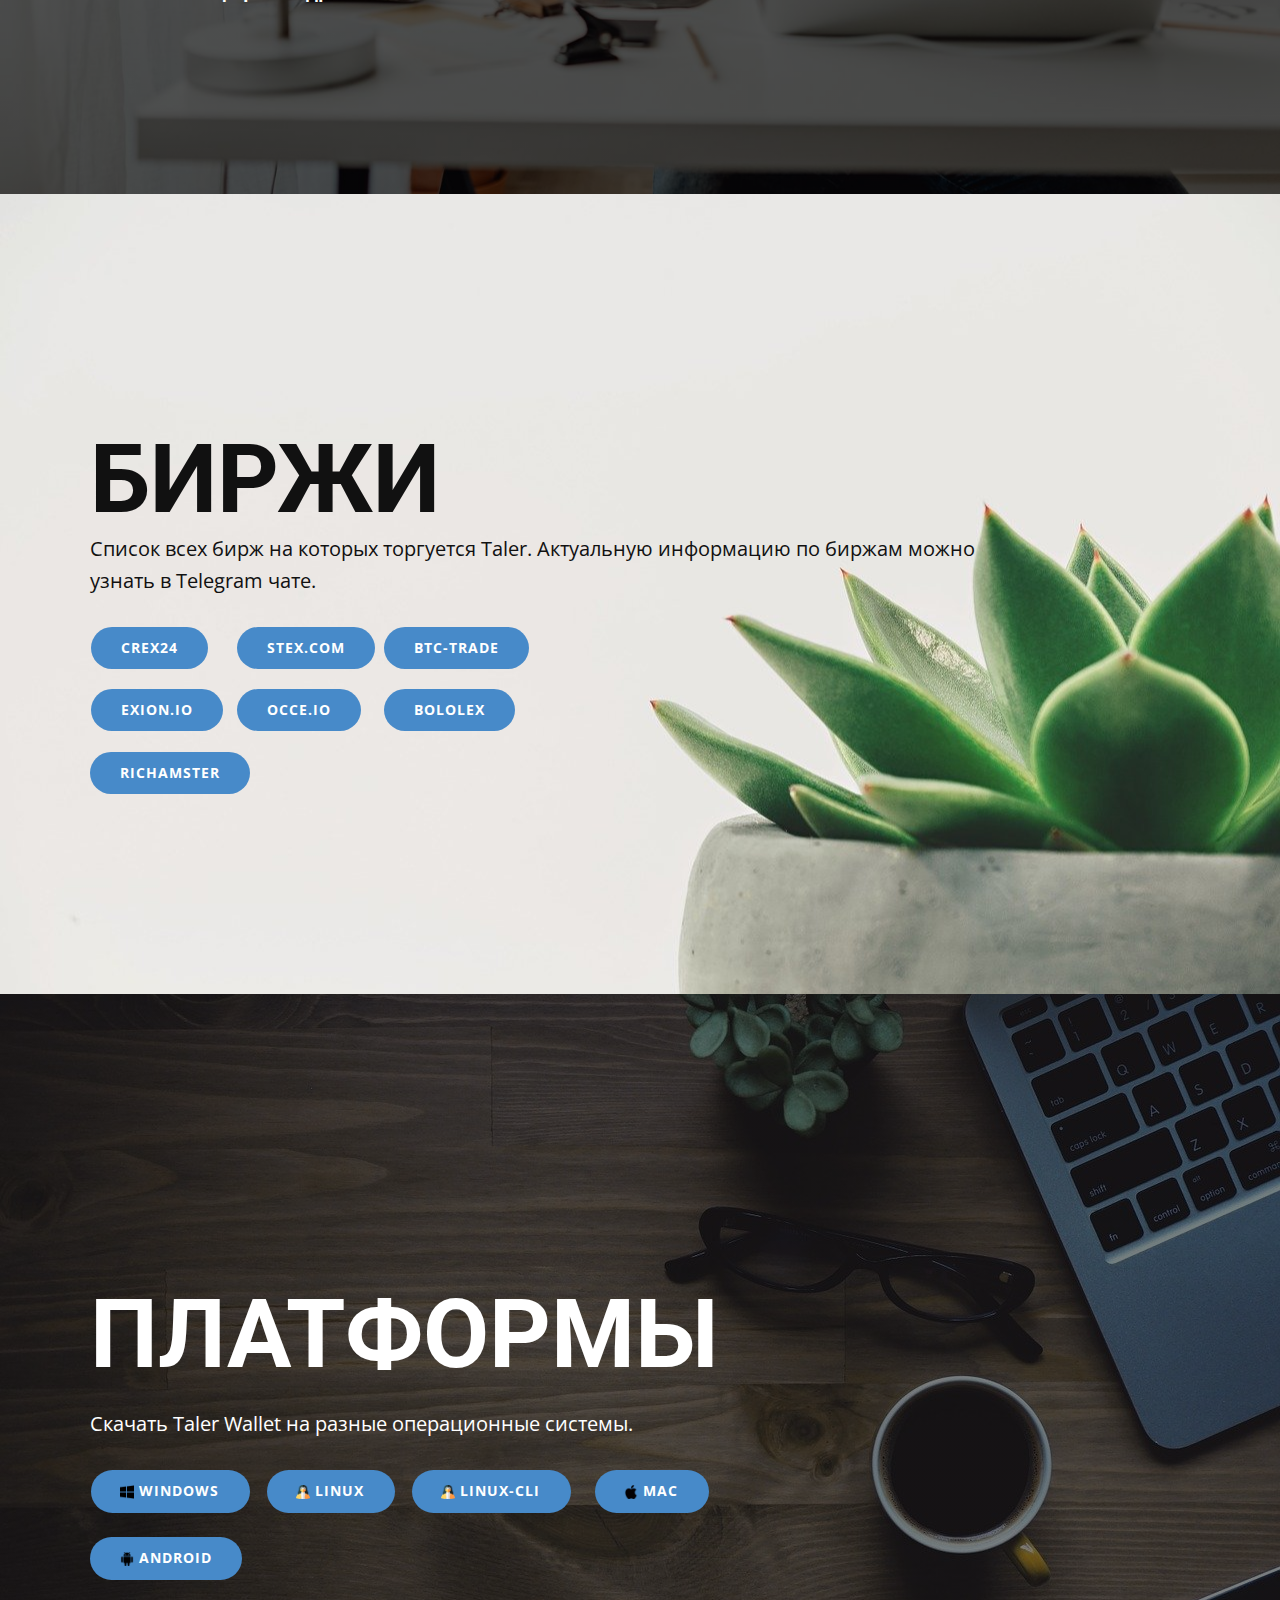
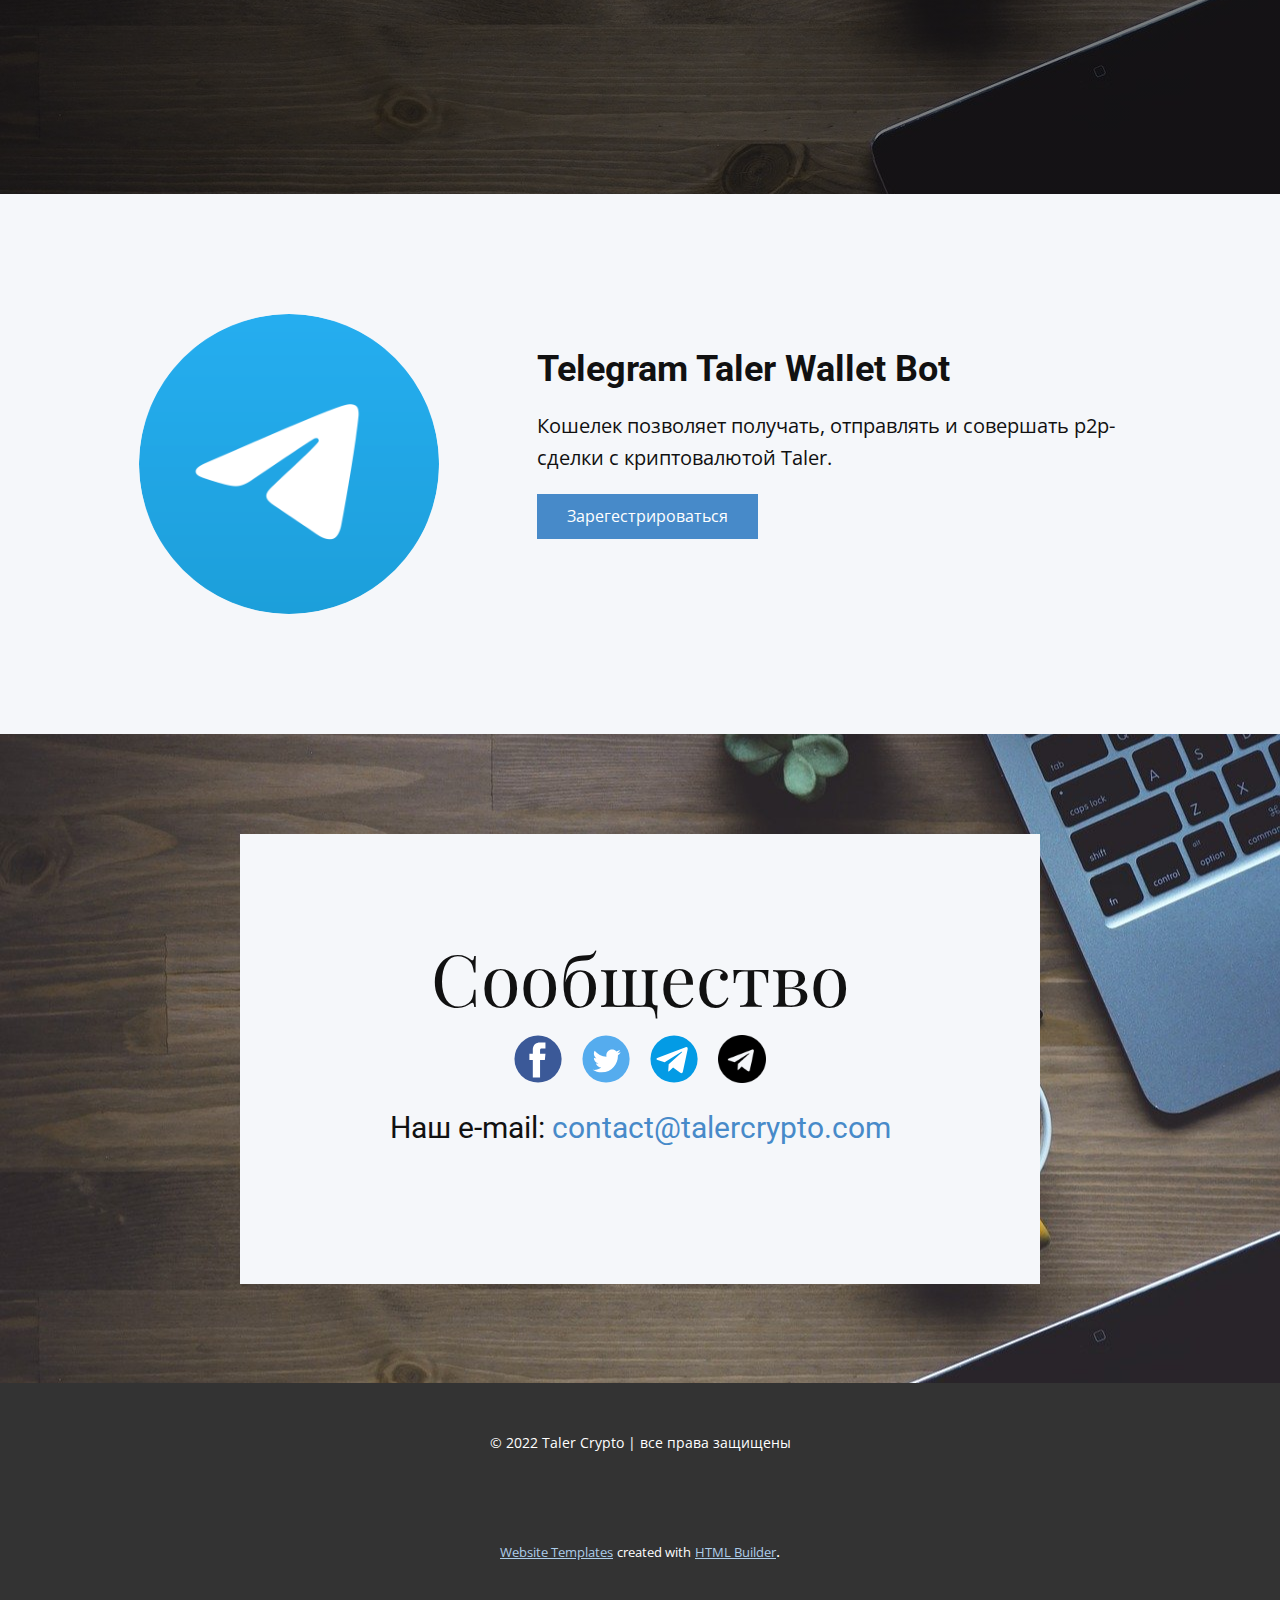
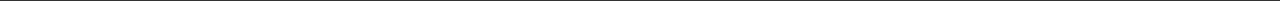
<file: taler/taler.html>
<!DOCTYPE html>
<html style="font-size: 16px;">
  <head>
    <meta name="viewport" content="width=device-width, initial-scale=1.0">
    <meta charset="utf-8">
    <meta name="keywords" content="TALER CRYPTO, Почему Taler?, С чего начать?, ​Information partners, Follow Us">
    <meta name="description" content="">
    <meta name="page_type" content="np-template-header-footer-from-plugin">
    <title>taler</title>
    <link rel="stylesheet" href="nicepage.css" media="screen">
<link rel="stylesheet" href="taler.css" media="screen">
    <script class="u-script" type="text/javascript" src="jquery.js" defer=""></script>
    <script class="u-script" type="text/javascript" src="nicepage.js" defer=""></script>
    <meta name="generator" content="Nicepage 4.6.4, nicepage.com">
    <link id="u-theme-google-font" rel="stylesheet" href="https://fonts.googleapis.com/css?family=Roboto:100,100i,300,300i,400,400i,500,500i,700,700i,900,900i|Open+Sans:300,300i,400,400i,500,500i,600,600i,700,700i,800,800i">
    <link id="u-page-google-font" rel="stylesheet" href="https://fonts.googleapis.com/css?family=Montserrat:100,100i,200,200i,300,300i,400,400i,500,500i,600,600i,700,700i,800,800i,900,900i|Playfair+Display:400,400i,500,500i,600,600i,700,700i,800,800i,900,900i">
    
    
    
    
    
    
    
    
    
    <script type="application/ld+json">{
		"@context": "http://schema.org",
		"@type": "Organization",
		"name": "taler",
		"logo": "images/talerlogo.png"
}</script>
    <meta name="theme-color" content="#478ac9">
    <meta property="og:title" content="taler">
    <meta property="og:type" content="website">
  </head>
  <body class="u-body u-xl-mode"><header class="u-clearfix u-header u-white u-header" id="sec-6dab"><div class="u-clearfix u-sheet u-sheet-1">
        <a href="https://nicepage.com" class="u-image u-logo u-image-1" data-image-width="1600" data-image-height="1600">
          <img src="images/talerlogo.png" class="u-logo-image u-logo-image-1">
        </a>
        <nav class="u-menu u-menu-dropdown u-offcanvas u-menu-1">
          <div class="menu-collapse" style="font-size: 1rem; letter-spacing: 0px;">
            <a class="u-button-style u-custom-left-right-menu-spacing u-custom-padding-bottom u-custom-text-hover-color u-custom-top-bottom-menu-spacing u-nav-link u-text-active-palette-1-base u-text-hover-palette-2-base" href="#" style="padding: 4px 6px; font-size: calc(1em + 8px);">
              <svg class="u-svg-link" viewBox="0 0 24 24"><use xmlns:xlink="http://www.w3.org/1999/xlink" xlink:href="#menu-hamburger"></use></svg>
              <svg class="u-svg-content" version="1.1" id="menu-hamburger" viewBox="0 0 16 16" x="0px" y="0px" xmlns:xlink="http://www.w3.org/1999/xlink" xmlns="http://www.w3.org/2000/svg"><g><rect y="1" width="16" height="2"></rect><rect y="7" width="16" height="2"></rect><rect y="13" width="16" height="2"></rect>
</g></svg>
            </a>
          </div>
          <div class="u-custom-menu u-nav-container">
            <ul class="u-nav u-unstyled u-nav-1"><li class="u-nav-item"><a class="u-button-style u-nav-link u-text-active-palette-1-base u-text-hover-palette-4-light-1" href="https://explorer.talercrypto.com/" target="_blank" style="padding: 12px 20px;">Explorer</a>
</li><li class="u-nav-item"><a class="u-button-style u-nav-link u-text-active-palette-1-base u-text-hover-palette-4-light-1" href="https://github.com/taler-project" target="_blank" style="padding: 12px 20px;">Разработчикам</a>
</li><li class="u-nav-item"><a class="u-button-style u-nav-link u-text-active-palette-1-base u-text-hover-palette-4-light-1" href="https://bitcointalk.org/index.php?topic=2649237.0" target="_blank" style="padding: 12px 20px;">Форум</a>
</li><li class="u-nav-item"><a class="u-button-style u-nav-link u-text-active-palette-1-base u-text-hover-palette-4-light-1" href="taler.html#carousel_55c2" data-page-id="222598688" style="padding: 12px 20px;">Сообщество</a>
</li></ul>
          </div>
          <div class="u-custom-menu u-nav-container-collapse">
            <div class="u-black u-container-style u-inner-container-layout u-opacity u-opacity-95 u-sidenav">
              <div class="u-inner-container-layout u-sidenav-overflow">
                <div class="u-menu-close"></div>
                <ul class="u-align-center u-nav u-popupmenu-items u-unstyled u-nav-2"><li class="u-nav-item"><a class="u-button-style u-nav-link" href="https://explorer.talercrypto.com/" target="_blank" style="padding: 12px 20px;">Explorer</a>
</li><li class="u-nav-item"><a class="u-button-style u-nav-link" href="https://github.com/taler-project" target="_blank" style="padding: 12px 20px;">Разработчикам</a>
</li><li class="u-nav-item"><a class="u-button-style u-nav-link" href="https://bitcointalk.org/index.php?topic=2649237.0" target="_blank" style="padding: 12px 20px;">Форум</a>
</li><li class="u-nav-item"><a class="u-button-style u-nav-link" href="taler.html#carousel_55c2" data-page-id="222598688" style="padding: 12px 20px;">Сообщество</a>
</li></ul>
              </div>
            </div>
            <div class="u-black u-menu-overlay u-opacity u-opacity-70"></div>
          </div>
        </nav>
      </div></header>
    <section class="u-clearfix u-palette-5-light-3 u-section-1" id="sec-4d8b">
      <div class="u-clearfix u-sheet u-sheet-1">
        <div class="u-clearfix u-expanded-width u-gutter-10 u-layout-wrap u-layout-wrap-1">
          <div class="u-layout" style="">
            <div class="u-layout-row" style="">
              <div class="u-container-style u-layout-cell u-left-cell u-size-30 u-size-xs-60 u-layout-cell-1" src="">
                <div class="u-container-layout u-container-layout-1">
                  <h2 class="u-align-left u-text u-text-default u-text-1">TALER CRYPTO</h2>
                  <p class="u-align-left u-text u-text-2">TALER - это криптовалюта с открытым кодом и практически мгновенными транзакциями, которую удобно использовать в качестве цифровых денег: от мелких частных расчетов до&nbsp;накопительной функции и&nbsp;применения в&nbsp;бизнес-процессах!</p>
                  <a href="taler.html#carousel_0c2e" data-page-id="222598688" class="u-active-white u-align-left u-border-none u-btn u-btn-round u-button-style u-hover-palette-4-light-3 u-radius-50 u-text-active-black u-text-hover-palette-1-base u-text-white u-btn-1">Как начать?</a>
                </div>
              </div>
              <div class="u-align-left u-container-style u-layout-cell u-palette-5-light-3 u-right-cell u-size-30 u-size-xs-60 u-layout-cell-2" src="">
                <div class="u-container-layout u-valign-middle u-container-layout-2" src="">
                  <img class="u-expanded-width-xs u-image u-image-default u-image-1" src="images/dizzy-multitasking.png" alt="" data-image-width="1621" data-image-height="912">
                </div>
              </div>
            </div>
          </div>
        </div>
      </div>
    </section>
    <section class="u-align-center u-clearfix u-white u-section-2" id="sec-1c7b">
      <div class="u-clearfix u-sheet u-sheet-1">
        <h2 class="u-text u-text-default u-text-1">Почему Taler?</h2>
        <div class="u-expanded-width u-list u-list-1">
          <div class="u-repeater u-repeater-1">
            <div class="u-container-style u-list-item u-repeater-item">
              <div class="u-container-layout u-similar-container u-container-layout-1"><span class="u-file-icon u-icon u-icon-circle u-spacing-21 u-white u-icon-1"><img src="images/hacker.gif" alt=""></span>
                <h3 class="u-align-center u-text u-text-2">Децентрализация</h3>
                <p class="u-align-justify u-text u-text-3">У Талера нет владельца или директора. Талер существует, пока существует<br>сообщество его пользователей. Любой может покупать, продавать, хранить, дарить, завещать и использовать Талер как пожелает.
                </p>
              </div>
            </div>
            <div class="u-container-style u-list-item u-repeater-item">
              <div class="u-container-layout u-similar-container u-container-layout-2"><span class="u-file-icon u-icon u-icon-circle u-spacing-21 u-white u-icon-2"><img src="images/like.gif" alt=""></span>
                <h3 class="u-align-center u-text u-text-4">Справедливый алгоритм</h3>
                <p class="u-align-justify u-text u-text-5">Позволяет добывать монету как на GPU, так и на CPU. Гибридный майнинг PoW/PoS Защищает от атаки 51%.</p>
              </div>
            </div>
            <div class="u-container-style u-list-item u-repeater-item">
              <div class="u-container-layout u-similar-container u-container-layout-3"><span class="u-file-icon u-icon u-icon-circle u-spacing-21 u-white u-icon-3"><img src="images/rocket.gif" alt=""></span>
                <h3 class="u-align-center u-text u-text-6">Развитие в применении</h3>
                <p class="u-align-justify u-text u-text-7">Талер стремится стать надежным, с быстрыми транзакциями и высокой степенью безопасности, средством взаиморасчетов и сбережения капитала, без налогов и комиссий.</p>
              </div>
            </div>
            <div class="u-container-style u-list-item u-repeater-item">
              <div class="u-container-layout u-similar-container u-container-layout-4"><span class="u-file-icon u-icon u-icon-circle u-spacing-21 u-white u-icon-4"><img src="images/social-media.gif" alt=""></span>
                <h3 class="u-align-center u-text u-text-8">Открытое сообщество</h3>
                <p class="u-align-justify u-text u-text-9">Не связано границами, языковыми или религиозными барьерами. Мы рады каждому пользователю и готовы принимать и&nbsp;поощрять любые инициативы по&nbsp;использованию Талера&nbsp;в повседневной жизни.</p>
              </div>
            </div>
            <div class="u-container-style u-list-item u-repeater-item">
              <div class="u-container-layout u-similar-container u-container-layout-5"><span class="u-file-icon u-icon u-icon-circle u-spacing-21 u-white u-icon-5"><img src="images/award.gif" alt=""></span>
                <h3 class="u-align-center u-text u-text-10">Первые в Беларуси</h3>
                <p class="u-align-justify u-text u-text-11">—&nbsp;маленькой стране, которую&nbsp;знают благодаря бессменному президенту, олимпийским спортсменам и World Of Tanks.</p>
              </div>
            </div>
            <div class="u-container-style u-list-item u-repeater-item">
              <div class="u-container-layout u-similar-container u-container-layout-6"><span class="u-file-icon u-icon u-icon-circle u-spacing-21 u-white u-icon-6"><img src="images/149266.png" alt=""></span>
                <h3 class="u-align-center u-text u-text-12">Талер - это наша история</h3>
                <p class="u-align-justify u-text u-text-13">300 лет назад на этих землях короли чеканили серебряный Талер. Теперь простые белорусы майнят Талер цифровой. Связь истории, связь поколений.</p>
              </div>
            </div>
          </div>
        </div>
      </div>
    </section>
    <section class="u-align-center u-clearfix u-palette-5-light-3 u-section-3" id="carousel_0c2e">
      <div class="u-clearfix u-sheet u-sheet-1">
        <h6 class="u-custom-font u-font-montserrat u-text u-text-1">стартовый план</h6>
        <h2 class="u-custom-font u-font-montserrat u-text u-text-2">С чего начать?</h2>
        <div class="u-expanded-width u-list u-list-1">
          <div class="u-repeater u-repeater-1">
            <div class="u-container-style u-list-item u-radius-30 u-repeater-item u-shape-round u-white u-list-item-1">
              <div class="u-container-layout u-similar-container u-container-layout-1"><span class="u-custom-item u-file-icon u-icon u-icon-circle u-spacing-32 u-white u-icon-1"><img src="images/handshake.gif" alt=""></span>
                <h4 class="u-custom-font u-font-montserrat u-text u-text-default u-text-palette-1-base u-text-3">Продать</h4>
                <a href="taler.html#sec-003c" data-page-id="222598688" class="u-active-palette-1-light-3 u-border-none u-btn u-btn-round u-button-style u-custom-item u-hover-palette-1-light-3 u-palette-1-base u-radius-50 u-text-active-palette-1-base u-text-hover-black u-text-white u-btn-1">БИржи</a>
              </div>
            </div>
            <div class="u-container-style u-list-item u-radius-30 u-repeater-item u-shape-round u-white u-list-item-2">
              <div class="u-container-layout u-similar-container u-container-layout-2"><span class="u-custom-item u-file-icon u-icon u-icon-circle u-spacing-32 u-white u-icon-2"><img src="images/laptop.gif" alt=""></span>
                <h4 class="u-custom-font u-font-montserrat u-text u-text-default u-text-palette-1-base u-text-4">Добыть</h4>
                <a href="https://pool.vie.today/" class="u-active-palette-1-light-3 u-border-none u-btn u-btn-round u-button-style u-custom-item u-hover-palette-1-light-3 u-palette-1-base u-radius-50 u-text-active-palette-1-base u-text-body-alt-color u-text-hover-black u-btn-2" target="_blank">пулы</a>
              </div>
            </div>
            <div class="u-container-style u-list-item u-radius-30 u-repeater-item u-shape-round u-white u-list-item-3">
              <div class="u-container-layout u-similar-container u-container-layout-3"><span class="u-custom-item u-file-icon u-grey-5 u-icon u-icon-circle u-spacing-32 u-icon-3"><img src="images/database.gif" alt=""></span>
                <h4 class="u-custom-font u-font-montserrat u-text u-text-default u-text-palette-1-base u-text-5">Кошелек</h4>
                <a href="taler.html#sec-0ae7" data-page-id="222598688" class="u-active-palette-1-light-3 u-border-none u-btn u-btn-round u-button-style u-custom-item u-hover-palette-1-light-3 u-palette-1-base u-radius-50 u-text-active-palette-1-base u-text-hover-black u-text-white u-btn-3">платформы</a>
              </div>
            </div>
          </div>
        </div>
        <a href="https://telegra.ph/Ustanovka-koshelka-Taler-03-31" class="u-border-2 u-border-hover-palette-1-base u-border-palette-1-base u-btn u-btn-round u-button-style u-hover-palette-1-base u-none u-radius-50 u-btn-4" target="_blank">инструкция</a>
        <h4 class="u-align-center-xs u-text u-text-6">по установке кошелька и настройке майнера</h4>
      </div>
    </section>
    <section class="u-align-center u-clearfix u-image u-shading u-section-4" src="" data-image-width="6720" data-image-height="4480" id="sec-afaf">
      <div class="u-clearfix u-sheet u-sheet-1">
        <h1 class="u-text u-text-default u-title u-text-1">Спецификация</h1>
        <ul class="u-align-justify u-text u-text-2">
          <li>
            <span style="font-weight: 700;">Эмиссия: 23 333 333 монет</span>
            <br>
          </li>
          <li>
            <span style="font-weight: 700;">PoW/PoS алгоритм:&nbsp;&nbsp;Lyra2z<br>
            </span>
          </li>
          <li>
            <span style="font-weight: 700;">Mining Hardware:&nbsp;CPU, GPU<br>
            </span>
          </li>
          <li>
            <span style="font-weight: 700;">Целевое время блока: 1 min<br>
            </span>
          </li>
          <li>
            <span style="font-weight: 700;">Размер вознаграждения за блок: 1.75 TLR<br>
            </span>
          </li>
          <li>
            <span style="font-weight: 700;">Уполовинивание вознаграждения - есть<br>
            </span>
          </li>
          <li>
            <span style="font-weight: 700;">Коррекция сложности -&nbsp;каждый блок<br>
            </span>
          </li>
          <li>
            <span style="font-weight: 700;">Атомарные Свопы<br>
            </span>
          </li>
          <li>
            <span style="font-weight: 700;">Segwit<br>
            </span>
          </li>
          <li>
            <span style="font-weight: 700;">Уникальный формат адреса Bech32<br>
            </span>
          </li>
        </ul>
      </div>
    </section>
    <section class="u-align-left u-clearfix u-image u-section-5" src="" data-image-width="1280" data-image-height="853" id="sec-003c">
      <div class="u-clearfix u-sheet u-sheet-1">
        <h1 class="u-text u-text-default u-title u-text-1">БИРЖИ</h1>
        <p class="u-large-text u-text u-text-variant u-text-2">Список всех бирж на которых торгуется Taler. Актуальную информацию по биржам можно<br>узнать в Telegram чате.
        </p>
        <div class="u-list u-list-1">
          <div class="u-repeater u-repeater-1">
            <div class="u-container-style u-list-item u-repeater-item">
              <div class="u-container-layout u-similar-container u-valign-top u-container-layout-1">
                <a href="https://crex24.com/ru/exchange/TLR-BTC" class="u-btn u-btn-round u-button-style u-custom-item u-hover-palette-1-light-1 u-palette-1-base u-radius-50 u-btn-1" target="_blank">crex24<br>
                </a>
              </div>
            </div>
            <div class="u-container-style u-list-item u-repeater-item">
              <div class="u-container-layout u-similar-container u-valign-top u-container-layout-2">
                <a href="https://app.stex.com/en/trading/pair/USDT/BTC" class="u-btn u-btn-round u-button-style u-custom-item u-hover-palette-1-light-1 u-palette-1-base u-radius-50 u-btn-2" target="_blank">stex.com<br>
                </a>
              </div>
            </div>
            <div class="u-container-style u-list-item u-repeater-item">
              <div class="u-container-layout u-similar-container u-valign-top u-container-layout-3">
                <a href="https://btc-trade.com.ua/index.html" class="u-btn u-btn-round u-button-style u-custom-item u-hover-palette-1-light-1 u-palette-1-base u-radius-50 u-btn-3" target="_blank">btc-trade<br>
                </a>
              </div>
            </div>
            <div class="u-container-style u-list-item u-repeater-item">
              <div class="u-container-layout u-similar-container u-valign-top u-container-layout-4">
                <a href="https://exion.io/home/market/TLR:UAH" class="u-btn u-btn-round u-button-style u-custom-item u-hover-palette-1-light-1 u-palette-1-base u-radius-50 u-btn-4" target="_blank">exion.io<br>
                </a>
              </div>
            </div>
            <div class="u-container-style u-list-item u-repeater-item">
              <div class="u-container-layout u-similar-container u-valign-top u-container-layout-5">
                <a href="https://www.occe.io/exchange/tlr_btc" class="u-btn u-btn-round u-button-style u-custom-item u-hover-palette-1-light-1 u-palette-1-base u-radius-50 u-btn-5" target="_blank">occe.io<br>
                </a>
              </div>
            </div>
            <div class="u-container-style u-list-item u-repeater-item">
              <div class="u-container-layout u-similar-container u-valign-top u-container-layout-6">
                <a href="https://bololex.com/trading/sessions/market-view?symbol=TLR-USDT" class="u-btn u-btn-round u-button-style u-custom-item u-hover-palette-1-light-1 u-palette-1-base u-radius-50 u-btn-6" target="_blank">bololex<br>
                </a>
              </div>
            </div>
          </div>
        </div>
        <a href="https://richamster.com/trade/TLR_BTC/" class="u-btn u-btn-round u-button-style u-hover-palette-1-light-1 u-palette-1-base u-radius-50 u-btn-7" target="_blank">richamster<br>
        </a>
      </div>
    </section>
    <section class="u-align-left u-clearfix u-image u-shading u-section-6" src="" data-image-width="1280" data-image-height="851" id="sec-0ae7">
      <div class="u-clearfix u-sheet u-sheet-1">
        <h1 class="u-text u-text-default u-title u-text-1">платформы</h1>
        <p class="u-large-text u-text u-text-variant u-text-2">Скачать Taler Wallet на разные операционные системы.</p>
        <div class="u-list u-list-1">
          <div class="u-repeater u-repeater-1">
            <div class="u-container-style u-list-item u-repeater-item">
              <div class="u-container-layout u-similar-container u-valign-top u-container-layout-1">
                <a href="https://github.com/taler-project/taler/releases/download/0.16.3.4/taler-qt.exe.rar" class="u-btn u-btn-round u-button-style u-custom-item u-hover-palette-1-light-1 u-palette-1-base u-radius-50 u-btn-1" target="_blank"><span class="u-file-icon u-icon"><img src="images/732076.png" alt=""></span>&nbsp;windows
                </a>
              </div>
            </div>
            <div class="u-container-style u-list-item u-repeater-item">
              <div class="u-container-layout u-similar-container u-valign-top u-container-layout-2">
                <a href="https://github.com/taler-project/taler/releases/download/0.16.3.4/taler-linux-qt64" class="u-btn u-btn-round u-button-style u-custom-item u-hover-palette-1-light-1 u-palette-1-base u-radius-50 u-btn-2" target="_blank"><span class="u-file-icon u-icon"><img src="images/546049.png" alt=""></span>&nbsp;linux
                </a>
              </div>
            </div>
            <div class="u-container-style u-list-item u-repeater-item">
              <div class="u-container-layout u-similar-container u-valign-top u-container-layout-3">
                <a href="https://github.com/taler-project/taler/releases/download/0.16.3.4/taler.tar.gz" class="u-btn u-btn-round u-button-style u-custom-item u-hover-palette-1-light-1 u-palette-1-base u-radius-50 u-btn-3" target="_blank"><span class="u-file-icon u-icon"><img src="images/5460491.png" alt=""></span>&nbsp;linux-cli
                </a>
              </div>
            </div>
            <div class="u-container-style u-list-item u-repeater-item">
              <div class="u-container-layout u-similar-container u-valign-top u-container-layout-4">
                <a href="https://github.com/taler-project/taler/releases/download/0.16.3.4/Taler.dmg" class="u-btn u-btn-round u-button-style u-custom-item u-hover-palette-1-light-1 u-palette-1-base u-radius-50 u-btn-4" target="_blank"><span class="u-file-icon u-icon"><img src="images/2235.png" alt=""></span>&nbsp;mac
                </a>
              </div>
            </div>
          </div>
        </div>
        <a href="https://talercrypto.com/files/net.vovanchik.talerwallet_1.1.apk" class="u-btn u-btn-round u-button-style u-hover-palette-1-light-1 u-palette-1-base u-radius-50 u-btn-5" target="_blank"><span class="u-file-icon u-icon"><img src="images/152753.png" alt=""></span>&nbsp;android
        </a>
      </div>
    </section>
    <section class="u-clearfix u-palette-5-light-3 u-section-7" id="sec-5b75">
      <div class="u-clearfix u-sheet u-sheet-1">
        <div class="u-clearfix u-expanded-width u-gutter-0 u-layout-wrap u-layout-wrap-1">
          <div class="u-layout">
            <div class="u-layout-row">
              <div class="u-align-center u-container-style u-layout-cell u-left-cell u-size-23 u-layout-cell-1">
                <div class="u-container-layout u-valign-middle u-container-layout-1">
                  <div alt="" class="u-image u-image-circle u-image-1" src="" data-image-width="640" data-image-height="640"></div>
                </div>
              </div>
              <div class="u-align-left u-container-style u-layout-cell u-right-cell u-size-37 u-layout-cell-2">
                <div class="u-container-layout u-container-layout-2">
                  <h2 class="u-text u-text-1">Telegram Taler Wallet Bot</h2>
                  <p class="u-text u-text-2">Кошелек позволяет получать, отправлять и совершать р2р- сделки с криптовалютой Taler.&nbsp;</p>
                  <a href="https://t.me/taler_wallet_bot?start=ref_10575" class="u-btn u-button-style u-btn-1" target="_blank">Зарегестрироваться</a>
                </div>
              </div>
            </div>
          </div>
        </div>
      </div>
    </section>
    <section class="u-align-center u-clearfix u-image u-section-8" src="" data-image-width="1280" data-image-height="850" id="carousel_55c2">
      <div class="u-clearfix u-sheet u-valign-middle u-sheet-1">
        <div class="u-align-center u-container-style u-expanded-width-sm u-expanded-width-xs u-group u-palette-5-light-3 u-group-1">
          <div class="u-container-layout u-container-layout-1">
            <h2 class="u-custom-font u-font-playfair-display u-text u-text-default u-text-1">Сообщество<span style="font-weight: 700;">
                <span style="font-weight: 400;"></span>
              </span>
            </h2>
            <div class="u-social-icons u-spacing-20 u-social-icons-1">
              <a class="u-social-url" title="facebook" target="_blank" href="https://www.facebook.com/cryptotaler/"><span class="u-icon u-social-facebook u-social-icon u-icon-1"><svg class="u-svg-link" preserveAspectRatio="xMidYMin slice" viewBox="0 0 112 112" style=""><use xmlns:xlink="http://www.w3.org/1999/xlink" xlink:href="#svg-51ad"></use></svg><svg class="u-svg-content" viewBox="0 0 112 112" x="0" y="0" id="svg-51ad"><circle fill="currentColor" cx="56.1" cy="56.1" r="55"></circle><path fill="#FFFFFF" d="M73.5,31.6h-9.1c-1.4,0-3.6,0.8-3.6,3.9v8.5h12.6L72,58.3H60.8v40.8H43.9V58.3h-8V43.9h8v-9.2
            c0-6.7,3.1-17,17-17h12.5v13.9H73.5z"></path></svg></span>
              </a>
              <a class="u-social-url" title="twitter" target="_blank" href="https://twitter.com/talercrypto"><span class="u-icon u-social-icon u-social-twitter u-icon-2"><svg class="u-svg-link" preserveAspectRatio="xMidYMin slice" viewBox="0 0 112 112" style=""><use xmlns:xlink="http://www.w3.org/1999/xlink" xlink:href="#svg-050c"></use></svg><svg class="u-svg-content" viewBox="0 0 112 112" x="0" y="0" id="svg-050c"><circle fill="currentColor" class="st0" cx="56.1" cy="56.1" r="55"></circle><path fill="#FFFFFF" d="M83.8,47.3c0,0.6,0,1.2,0,1.7c0,17.7-13.5,38.2-38.2,38.2C38,87.2,31,85,25,81.2c1,0.1,2.1,0.2,3.2,0.2
            c6.3,0,12.1-2.1,16.7-5.7c-5.9-0.1-10.8-4-12.5-9.3c0.8,0.2,1.7,0.2,2.5,0.2c1.2,0,2.4-0.2,3.5-0.5c-6.1-1.2-10.8-6.7-10.8-13.1
            c0-0.1,0-0.1,0-0.2c1.8,1,3.9,1.6,6.1,1.7c-3.6-2.4-6-6.5-6-11.2c0-2.5,0.7-4.8,1.8-6.7c6.6,8.1,16.5,13.5,27.6,14
            c-0.2-1-0.3-2-0.3-3.1c0-7.4,6-13.4,13.4-13.4c3.9,0,7.3,1.6,9.8,4.2c3.1-0.6,5.9-1.7,8.5-3.3c-1,3.1-3.1,5.8-5.9,7.4
            c2.7-0.3,5.3-1,7.7-2.1C88.7,43,86.4,45.4,83.8,47.3z"></path></svg></span>
              </a>
              <a class="u-social-url" target="_blank" data-type="Telegram" title="Telegram News" href="https://t.me/talernews"><span class="u-icon u-social-icon u-social-telegram u-icon-3"><svg class="u-svg-link" preserveAspectRatio="xMidYMin slice" viewBox="0 0 112 112" style=""><use xmlns:xlink="http://www.w3.org/1999/xlink" xlink:href="#svg-85a4"></use></svg><svg class="u-svg-content" viewBox="0 0 112 112" x="0" y="0" id="svg-85a4"><circle fill="currentColor" cx="56.1" cy="56.1" r="55"></circle><path fill="#FFFFFF" d="M18.4,53.2l64.7-24.9c3-1.1,5.6,0.7,4.7,5.3l0,0l-11,51.8c-0.8,3.7-3,4.6-6.1,2.8L53.9,75.8l-8.1,7.8
	c-0.9,0.9-1.7,1.6-3.4,1.6l1.2-17l31.1-28c1.4-1.2-0.3-1.9-2.1-0.7L34.2,63.7l-16.6-5.2C14,57.4,14,54.9,18.4,53.2L18.4,53.2z"></path></svg></span>
              </a>
              <a class="u-social-url" target="_blank" data-type="Custom" title="Telegram Chat" href="https://t.me/talercommunity"><span class="u-file-icon u-icon u-social-custom u-social-icon u-icon-4"><img src="images/2111710.png" alt=""></span>
              </a>
            </div>
            <h3 class="u-text u-text-default u-text-2">Наш e-mail:<a href="mailto:contact@talercrypto.com" class="u-active-none u-border-none u-btn u-button-style u-hover-none u-none u-text-palette-1-base u-btn-1">&nbsp;contact@talercrypto.com</a>
            </h3>
          </div>
        </div>
      </div>
    </section>
    
    
    <footer class="u-align-center u-clearfix u-footer u-grey-80 u-footer" id="sec-d94b"><div class="u-clearfix u-sheet u-sheet-1">
        <p class="u-small-text u-text u-text-variant u-text-1">© 2022 Taler Crypto | все права защищены</p>
      </div></footer>
    <section class="u-backlink u-clearfix u-grey-80">
      <a class="u-link" href="https://nicepage.com/website-templates" target="_blank">
        <span>Website Templates</span>
      </a>
      <p class="u-text">
        <span>created with</span>
      </p>
      <a class="u-link" href="https://nicepage.com/html-website-builder" target="_blank">
        <span>HTML Builder</span>
      </a>. 
    </section>
  </body>
</html>
</file>
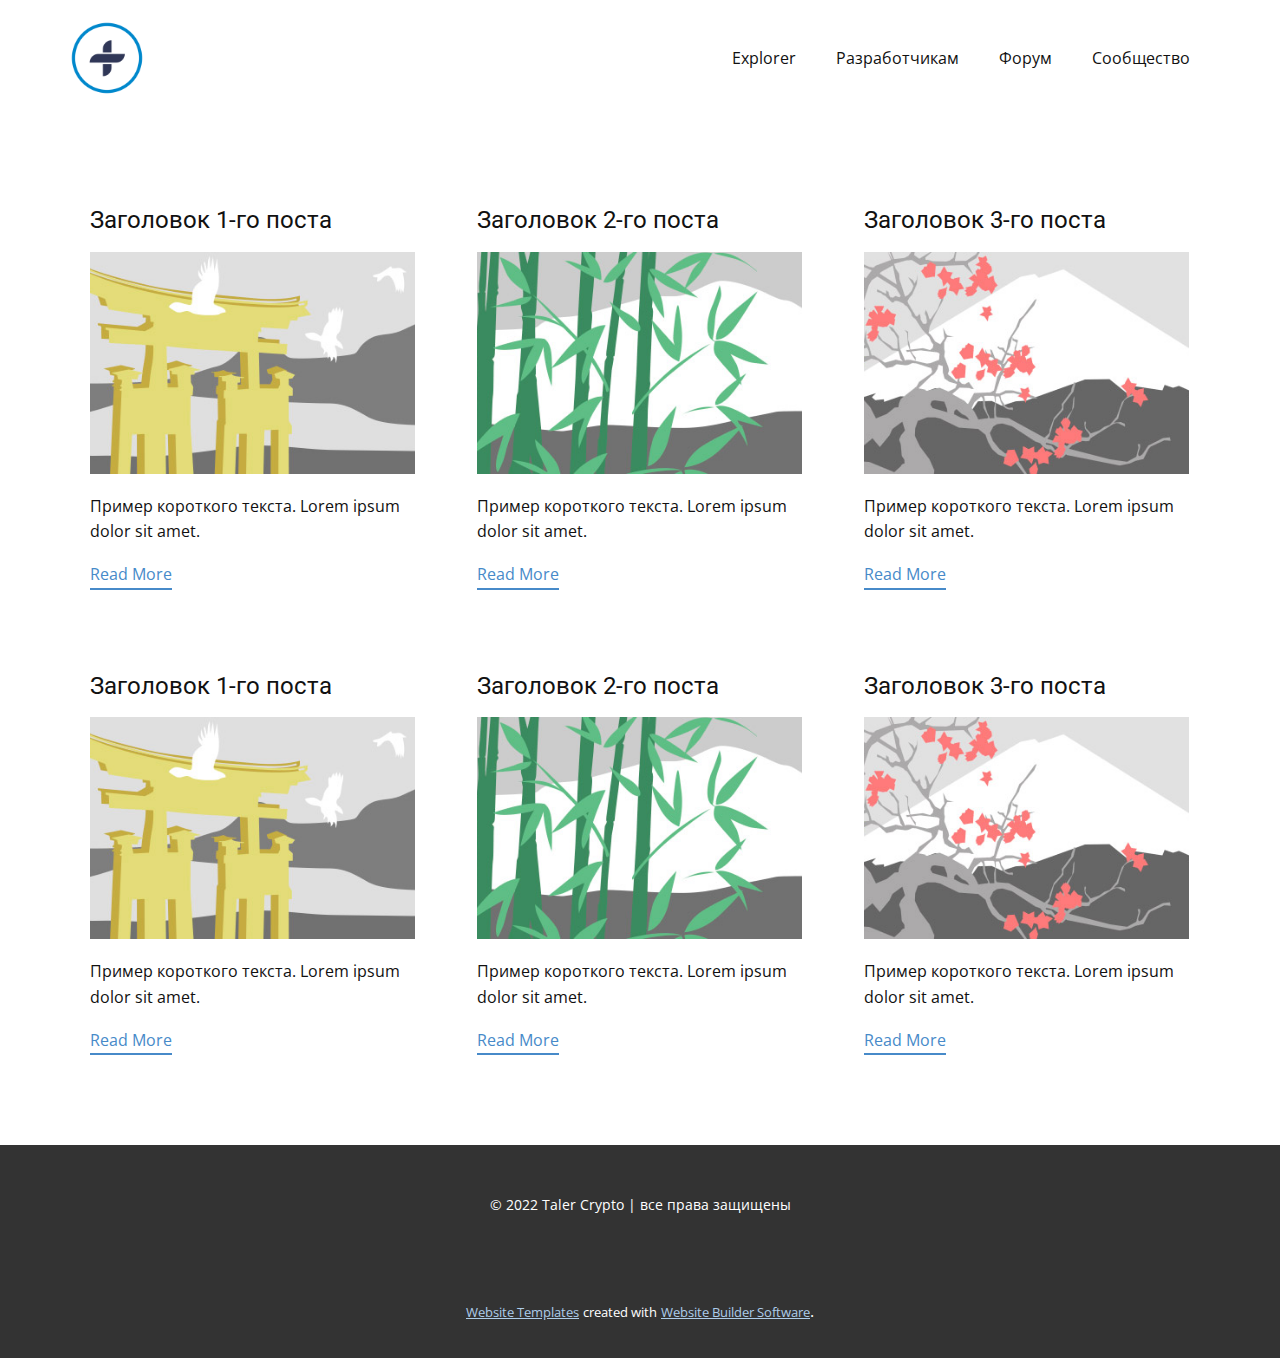
<file: taler/blog/blog.html>
<html style="font-size: 16px;"><head>
    <meta name="viewport" content="width=device-width, initial-scale=1.0">
    <meta charset="utf-8">
    <meta name="keywords" content="">
    <meta name="description" content="">
    <meta name="page_type" content="np-template-header-footer-from-plugin">
    <title>Blog Template</title>
    <link rel="stylesheet" href="../nicepage.css" media="screen">
<link rel="stylesheet" href="../Blog-Template.css" media="screen">
    <script class="u-script" type="text/javascript" src="../jquery.js" defer=""></script>
    <script class="u-script" type="text/javascript" src="../nicepage.js" defer=""></script>
    <meta name="generator" content="Nicepage 4.6.4, nicepage.com">
    <link id="u-theme-google-font" rel="stylesheet" href="https://fonts.googleapis.com/css?family=Roboto:100,100i,300,300i,400,400i,500,500i,700,700i,900,900i|Open+Sans:300,300i,400,400i,500,500i,600,600i,700,700i,800,800i">
    
    
    <script type="application/ld+json">{
		"@context": "http://schema.org",
		"@type": "Organization",
		"name": "taler",
		"logo": "images/talerlogo.png"
}</script>
    <meta name="theme-color" content="#478ac9">
  </head>
  <body class="u-body u-xl-mode"><header class="u-clearfix u-header u-white u-header" id="sec-6dab"><div class="u-clearfix u-sheet u-sheet-1">
        <a href="https://nicepage.com" class="u-image u-logo u-image-1" data-image-width="1600" data-image-height="1600">
          <img src="../images/talerlogo.png" class="u-logo-image u-logo-image-1">
        </a>
        <nav class="u-menu u-menu-dropdown u-offcanvas u-menu-1">
          <div class="menu-collapse" style="font-size: 1rem; letter-spacing: 0px;">
            <a class="u-button-style u-custom-left-right-menu-spacing u-custom-padding-bottom u-custom-text-hover-color u-custom-top-bottom-menu-spacing u-nav-link u-text-active-palette-1-base u-text-hover-palette-2-base" href="#" style="padding: 4px 6px; font-size: calc(1em + 8px);">
              <svg class="u-svg-link" viewBox="0 0 24 24"><use xmlns:xlink="http://www.w3.org/1999/xlink" xlink:href="#menu-hamburger"></use></svg>
              <svg class="u-svg-content" version="1.1" id="menu-hamburger" viewBox="0 0 16 16" x="0px" y="0px" xmlns:xlink="http://www.w3.org/1999/xlink" xmlns="http://www.w3.org/2000/svg"><g><rect y="1" width="16" height="2"></rect><rect y="7" width="16" height="2"></rect><rect y="13" width="16" height="2"></rect>
</g></svg>
            </a>
          </div>
          <div class="u-custom-menu u-nav-container">
            <ul class="u-nav u-unstyled u-nav-1"><li class="u-nav-item"><a class="u-button-style u-nav-link u-text-active-palette-1-base u-text-hover-palette-4-light-1" href="https://explorer.talercrypto.com/" target="_blank" style="padding: 12px 20px;">Explorer</a>
</li><li class="u-nav-item"><a class="u-button-style u-nav-link u-text-active-palette-1-base u-text-hover-palette-4-light-1" href="https://github.com/taler-project" target="_blank" style="padding: 12px 20px;">Разработчикам</a>
</li><li class="u-nav-item"><a class="u-button-style u-nav-link u-text-active-palette-1-base u-text-hover-palette-4-light-1" href="https://bitcointalk.org/index.php?topic=2649237.0" target="_blank" style="padding: 12px 20px;">Форум</a>
</li><li class="u-nav-item"><a class="u-button-style u-nav-link u-text-active-palette-1-base u-text-hover-palette-4-light-1" href="../taler.html#carousel_55c2" data-page-id="222598688" style="padding: 12px 20px;">Сообщество</a>
</li></ul>
          </div>
          <div class="u-custom-menu u-nav-container-collapse">
            <div class="u-black u-container-style u-inner-container-layout u-opacity u-opacity-95 u-sidenav">
              <div class="u-inner-container-layout u-sidenav-overflow">
                <div class="u-menu-close"></div>
                <ul class="u-align-center u-nav u-popupmenu-items u-unstyled u-nav-2"><li class="u-nav-item"><a class="u-button-style u-nav-link" href="https://explorer.talercrypto.com/" target="_blank" style="padding: 12px 20px;">Explorer</a>
</li><li class="u-nav-item"><a class="u-button-style u-nav-link" href="https://github.com/taler-project" target="_blank" style="padding: 12px 20px;">Разработчикам</a>
</li><li class="u-nav-item"><a class="u-button-style u-nav-link" href="https://bitcointalk.org/index.php?topic=2649237.0" target="_blank" style="padding: 12px 20px;">Форум</a>
</li><li class="u-nav-item"><a class="u-button-style u-nav-link" href="../taler.html#carousel_55c2" data-page-id="222598688" style="padding: 12px 20px;">Сообщество</a>
</li></ul>
              </div>
            </div>
            <div class="u-black u-menu-overlay u-opacity u-opacity-70"></div>
          </div>
        </nav>
      </div></header>
    <section class="u-clearfix u-section-1" id="sec-efff">
      <div class="u-clearfix u-sheet u-valign-middle u-sheet-1"><!--blog--><!--blog_options_json--><!--{"type":"Recent","source":"","tags":"","count":""}--><!--/blog_options_json-->
        <div class="u-blog u-expanded-width u-repeater u-repeater-1"><!--blog_post-->
          <div class="u-blog-post u-container-style u-repeater-item u-white u-repeater-item-1">
            <div class="u-container-layout u-similar-container u-valign-top u-container-layout-1"><!--blog_post_header-->
              <h4 class="u-blog-control u-text u-text-1">
                <a class="u-post-header-link" href="../blog/пост-5.html"><!--blog_post_header_content-->Заголовок 1-го поста<!--/blog_post_header_content--></a>
              </h4><!--/blog_post_header--><!--blog_post_image-->
              <a class="u-post-header-link" href="../blog/пост-5.html"><img alt="" class="u-blog-control u-expanded-width u-image u-image-default u-image-1" src="[data-uri]"></a><!--/blog_post_image--><!--blog_post_content-->
              <div class="u-blog-control u-post-content u-text u-text-2 fr-view">Пример короткого текста. Lorem ipsum dolor sit amet.</div><!--/blog_post_content--><!--blog_post_readmore-->
              <a href="../blog/пост-5.html" class="u-blog-control u-border-2 u-border-palette-1-base u-btn u-btn-rectangle u-button-style u-none u-btn-1"><!--blog_post_readmore_content--><!--options_json--><!--{"content":"Read More","defaultValue":"Читать дальше"}--><!--/options_json-->Read More<!--/blog_post_readmore_content--></a><!--/blog_post_readmore-->
            </div>
          </div><div class="u-blog-post u-container-style u-repeater-item u-video-cover u-white">
            <div class="u-container-layout u-similar-container u-valign-top u-container-layout-2"><!--blog_post_header-->
              <h4 class="u-blog-control u-text u-text-3">
                <a class="u-post-header-link" href="../blog/пост-4.html"><!--blog_post_header_content-->Заголовок 2-го поста<!--/blog_post_header_content--></a>
              </h4><!--/blog_post_header--><!--blog_post_image-->
              <a class="u-post-header-link" href="../blog/пост-4.html"><img alt="" class="u-blog-control u-expanded-width u-image u-image-default u-image-2" src="[data-uri]"></a><!--/blog_post_image--><!--blog_post_content-->
              <div class="u-blog-control u-post-content u-text u-text-4 fr-view">Пример короткого текста. Lorem ipsum dolor sit amet.</div><!--/blog_post_content--><!--blog_post_readmore-->
              <a href="../blog/пост-4.html" class="u-blog-control u-border-2 u-border-palette-1-base u-btn u-btn-rectangle u-button-style u-none u-btn-2"><!--blog_post_readmore_content--><!--options_json--><!--{"content":"Read More","defaultValue":"Читать дальше"}--><!--/options_json-->Read More<!--/blog_post_readmore_content--></a><!--/blog_post_readmore-->
            </div>
          </div><div class="u-blog-post u-container-style u-repeater-item u-video-cover u-white">
            <div class="u-container-layout u-similar-container u-valign-top u-container-layout-3"><!--blog_post_header-->
              <h4 class="u-blog-control u-text u-text-5">
                <a class="u-post-header-link" href="../blog/пост-3.html"><!--blog_post_header_content-->Заголовок 3-го поста<!--/blog_post_header_content--></a>
              </h4><!--/blog_post_header--><!--blog_post_image-->
              <a class="u-post-header-link" href="../blog/пост-3.html"><img alt="" class="u-blog-control u-expanded-width u-image u-image-default u-image-3" src="[data-uri]"></a><!--/blog_post_image--><!--blog_post_content-->
              <div class="u-blog-control u-post-content u-text u-text-6 fr-view">Пример короткого текста. Lorem ipsum dolor sit amet.</div><!--/blog_post_content--><!--blog_post_readmore-->
              <a href="../blog/пост-3.html" class="u-blog-control u-border-2 u-border-palette-1-base u-btn u-btn-rectangle u-button-style u-none u-btn-3"><!--blog_post_readmore_content--><!--options_json--><!--{"content":"Read More","defaultValue":"Читать дальше"}--><!--/options_json-->Read More<!--/blog_post_readmore_content--></a><!--/blog_post_readmore-->
            </div>
          </div><div class="u-blog-post u-container-style u-repeater-item u-white u-repeater-item-1">
            <div class="u-container-layout u-similar-container u-valign-top u-container-layout-1"><!--blog_post_header-->
              <h4 class="u-blog-control u-text u-text-1">
                <a class="u-post-header-link" href="../blog/пост-2.html"><!--blog_post_header_content-->Заголовок 1-го поста<!--/blog_post_header_content--></a>
              </h4><!--/blog_post_header--><!--blog_post_image-->
              <a class="u-post-header-link" href="../blog/пост-2.html"><img alt="" class="u-blog-control u-expanded-width u-image u-image-default u-image-1" src="[data-uri]"></a><!--/blog_post_image--><!--blog_post_content-->
              <div class="u-blog-control u-post-content u-text u-text-2 fr-view">Пример короткого текста. Lorem ipsum dolor sit amet.</div><!--/blog_post_content--><!--blog_post_readmore-->
              <a href="../blog/пост-2.html" class="u-blog-control u-border-2 u-border-palette-1-base u-btn u-btn-rectangle u-button-style u-none u-btn-1"><!--blog_post_readmore_content--><!--options_json--><!--{"content":"Read More","defaultValue":"Читать дальше"}--><!--/options_json-->Read More<!--/blog_post_readmore_content--></a><!--/blog_post_readmore-->
            </div>
          </div><div class="u-blog-post u-container-style u-repeater-item u-video-cover u-white">
            <div class="u-container-layout u-similar-container u-valign-top u-container-layout-2"><!--blog_post_header-->
              <h4 class="u-blog-control u-text u-text-3">
                <a class="u-post-header-link" href="../blog/пост-1.html"><!--blog_post_header_content-->Заголовок 2-го поста<!--/blog_post_header_content--></a>
              </h4><!--/blog_post_header--><!--blog_post_image-->
              <a class="u-post-header-link" href="../blog/пост-1.html"><img alt="" class="u-blog-control u-expanded-width u-image u-image-default u-image-2" src="[data-uri]"></a><!--/blog_post_image--><!--blog_post_content-->
              <div class="u-blog-control u-post-content u-text u-text-4 fr-view">Пример короткого текста. Lorem ipsum dolor sit amet.</div><!--/blog_post_content--><!--blog_post_readmore-->
              <a href="../blog/пост-1.html" class="u-blog-control u-border-2 u-border-palette-1-base u-btn u-btn-rectangle u-button-style u-none u-btn-2"><!--blog_post_readmore_content--><!--options_json--><!--{"content":"Read More","defaultValue":"Читать дальше"}--><!--/options_json-->Read More<!--/blog_post_readmore_content--></a><!--/blog_post_readmore-->
            </div>
          </div><div class="u-blog-post u-container-style u-repeater-item u-video-cover u-white">
            <div class="u-container-layout u-similar-container u-valign-top u-container-layout-3"><!--blog_post_header-->
              <h4 class="u-blog-control u-text u-text-5">
                <a class="u-post-header-link" href="../blog/пост.html"><!--blog_post_header_content-->Заголовок 3-го поста<!--/blog_post_header_content--></a>
              </h4><!--/blog_post_header--><!--blog_post_image-->
              <a class="u-post-header-link" href="../blog/пост.html"><img alt="" class="u-blog-control u-expanded-width u-image u-image-default u-image-3" src="[data-uri]"></a><!--/blog_post_image--><!--blog_post_content-->
              <div class="u-blog-control u-post-content u-text u-text-6 fr-view">Пример короткого текста. Lorem ipsum dolor sit amet.</div><!--/blog_post_content--><!--blog_post_readmore-->
              <a href="../blog/пост.html" class="u-blog-control u-border-2 u-border-palette-1-base u-btn u-btn-rectangle u-button-style u-none u-btn-3"><!--blog_post_readmore_content--><!--options_json--><!--{"content":"Read More","defaultValue":"Читать дальше"}--><!--/options_json-->Read More<!--/blog_post_readmore_content--></a><!--/blog_post_readmore-->
            </div>
          </div><!--/blog_post--><!--blog_post-->
          <!--/blog_post--><!--blog_post-->
          <!--/blog_post-->
        </div><!--/blog-->
      </div>
    </section>
    
    
    <footer class="u-align-center u-clearfix u-footer u-grey-80 u-footer" id="sec-d94b"><div class="u-clearfix u-sheet u-sheet-1">
        <p class="u-small-text u-text u-text-variant u-text-1">© 2022 Taler Crypto | все права защищены</p>
      </div></footer>
    <section class="u-backlink u-clearfix u-grey-80">
      <a class="u-link" href="https://nicepage.com/website-templates" target="_blank">
        <span>Website Templates</span>
      </a>
      <p class="u-text">
        <span>created with</span>
      </p>
      <a class="u-link" href="" target="_blank">
        <span>Website Builder Software</span>
      </a>. 
    </section>
  
</body></html>
</file>
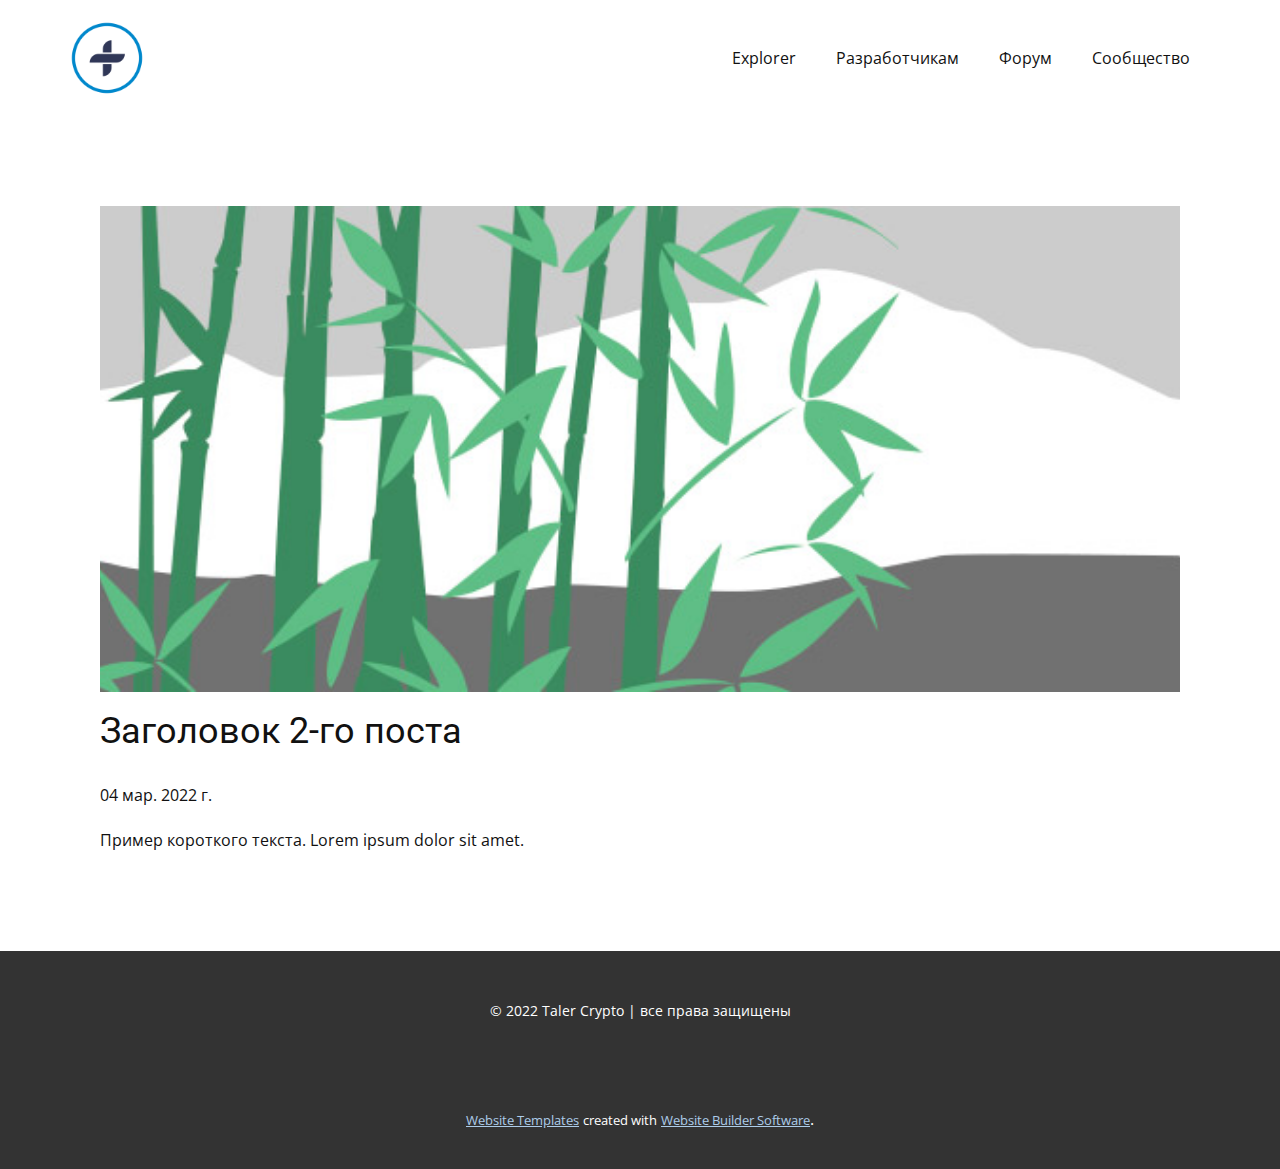
<file: taler/blog/пост-1.html>
<!doctype html>
<html style="font-size: 16px;"><head>
    <meta name="viewport" content="width=device-width, initial-scale=1.0">
    <meta charset="utf-8">
    <meta name="keywords" content="Заголовок 1-го поста">
    <meta name="description" content="">
    <meta name="page_type" content="np-template-header-footer-from-plugin">
    <title>Заголовок 2-го поста</title>
    <link rel="stylesheet" href="../nicepage.css" media="screen">
<link rel="stylesheet" href="../Post-Template.css" media="screen">
    <script class="u-script" type="text/javascript" src="../jquery.js" defer=""></script>
    <script class="u-script" type="text/javascript" src="../nicepage.js" defer=""></script>
    <meta name="generator" content="Nicepage 4.6.4, nicepage.com">
    <link id="u-theme-google-font" rel="stylesheet" href="https://fonts.googleapis.com/css?family=Roboto:100,100i,300,300i,400,400i,500,500i,700,700i,900,900i|Open+Sans:300,300i,400,400i,500,500i,600,600i,700,700i,800,800i">
    
    
    <script type="application/ld+json">{
		"@context": "http://schema.org",
		"@type": "Organization",
		"name": "taler",
		"logo": "images/talerlogo.png"
}</script>
    <meta name="theme-color" content="#478ac9">
  </head>
  <body class="u-body u-xl-mode"><header class="u-clearfix u-header u-white u-header" id="sec-6dab"><div class="u-clearfix u-sheet u-sheet-1">
        <a href="https://nicepage.com" class="u-image u-logo u-image-1" data-image-width="1600" data-image-height="1600">
          <img src="../images/talerlogo.png" class="u-logo-image u-logo-image-1">
        </a>
        <nav class="u-menu u-menu-dropdown u-offcanvas u-menu-1">
          <div class="menu-collapse" style="font-size: 1rem; letter-spacing: 0px;">
            <a class="u-button-style u-custom-left-right-menu-spacing u-custom-padding-bottom u-custom-text-hover-color u-custom-top-bottom-menu-spacing u-nav-link u-text-active-palette-1-base u-text-hover-palette-2-base" href="#" style="padding: 4px 6px; font-size: calc(1em + 8px);">
              <svg class="u-svg-link" viewBox="0 0 24 24"><use xmlns:xlink="http://www.w3.org/1999/xlink" xlink:href="#menu-hamburger"></use></svg>
              <svg class="u-svg-content" version="1.1" id="menu-hamburger" viewBox="0 0 16 16" x="0px" y="0px" xmlns:xlink="http://www.w3.org/1999/xlink" xmlns="http://www.w3.org/2000/svg"><g><rect y="1" width="16" height="2"></rect><rect y="7" width="16" height="2"></rect><rect y="13" width="16" height="2"></rect>
</g></svg>
            </a>
          </div>
          <div class="u-custom-menu u-nav-container">
            <ul class="u-nav u-unstyled u-nav-1"><li class="u-nav-item"><a class="u-button-style u-nav-link u-text-active-palette-1-base u-text-hover-palette-4-light-1" href="https://explorer.talercrypto.com/" target="_blank" style="padding: 12px 20px;">Explorer</a>
</li><li class="u-nav-item"><a class="u-button-style u-nav-link u-text-active-palette-1-base u-text-hover-palette-4-light-1" href="https://github.com/taler-project" target="_blank" style="padding: 12px 20px;">Разработчикам</a>
</li><li class="u-nav-item"><a class="u-button-style u-nav-link u-text-active-palette-1-base u-text-hover-palette-4-light-1" href="https://bitcointalk.org/index.php?topic=2649237.0" target="_blank" style="padding: 12px 20px;">Форум</a>
</li><li class="u-nav-item"><a class="u-button-style u-nav-link u-text-active-palette-1-base u-text-hover-palette-4-light-1" href="../taler.html#carousel_55c2" data-page-id="222598688" style="padding: 12px 20px;">Сообщество</a>
</li></ul>
          </div>
          <div class="u-custom-menu u-nav-container-collapse">
            <div class="u-black u-container-style u-inner-container-layout u-opacity u-opacity-95 u-sidenav">
              <div class="u-inner-container-layout u-sidenav-overflow">
                <div class="u-menu-close"></div>
                <ul class="u-align-center u-nav u-popupmenu-items u-unstyled u-nav-2"><li class="u-nav-item"><a class="u-button-style u-nav-link" href="https://explorer.talercrypto.com/" target="_blank" style="padding: 12px 20px;">Explorer</a>
</li><li class="u-nav-item"><a class="u-button-style u-nav-link" href="https://github.com/taler-project" target="_blank" style="padding: 12px 20px;">Разработчикам</a>
</li><li class="u-nav-item"><a class="u-button-style u-nav-link" href="https://bitcointalk.org/index.php?topic=2649237.0" target="_blank" style="padding: 12px 20px;">Форум</a>
</li><li class="u-nav-item"><a class="u-button-style u-nav-link" href="../taler.html#carousel_55c2" data-page-id="222598688" style="padding: 12px 20px;">Сообщество</a>
</li></ul>
              </div>
            </div>
            <div class="u-black u-menu-overlay u-opacity u-opacity-70"></div>
          </div>
        </nav>
      </div></header>
    <section class="u-align-center u-clearfix u-section-1" id="sec-0159">
      <div class="u-clearfix u-sheet u-valign-middle-md u-valign-middle-sm u-valign-middle-xs u-sheet-1"><!--post_details--><!--post_details_options_json--><!--{"source":""}--><!--/post_details_options_json--><!--blog_post-->
        <div class="u-container-style u-expanded-width u-post-details u-post-details-1">
          <div class="u-container-layout u-valign-middle u-container-layout-1"><!--blog_post_image-->
            <img alt="" class="u-blog-control u-expanded-width u-image u-image-default u-image-1" src="[data-uri]"><!--/blog_post_image--><!--blog_post_header-->
            <h2 class="u-blog-control u-text u-text-1">Заголовок 2-го поста</h2><!--/blog_post_header--><!--blog_post_metadata-->
            <div class="u-blog-control u-metadata u-metadata-1"><!--blog_post_metadata_date-->
              <span class="u-meta-date u-meta-icon">04 мар. 2022 г.</span><!--/blog_post_metadata_date--><!--blog_post_metadata_category-->
              <!--/blog_post_metadata_category--><!--blog_post_metadata_comments-->
              <!--/blog_post_metadata_comments-->
            </div><!--/blog_post_metadata--><!--blog_post_content-->
            <div class="u-align-justify u-blog-control u-post-content u-text u-text-2 fr-view">
  Пример короткого текста. Lorem ipsum dolor sit amet.
  </div><!--/blog_post_content-->
          </div>
        </div><!--/blog_post--><!--/post_details-->
      </div>
    </section>
    
    
    <footer class="u-align-center u-clearfix u-footer u-grey-80 u-footer" id="sec-d94b"><div class="u-clearfix u-sheet u-sheet-1">
        <p class="u-small-text u-text u-text-variant u-text-1">© 2022 Taler Crypto | все права защищены</p>
      </div></footer>
    <section class="u-backlink u-clearfix u-grey-80">
      <a class="u-link" href="https://nicepage.com/website-templates" target="_blank">
        <span>Website Templates</span>
      </a>
      <p class="u-text">
        <span>created with</span>
      </p>
      <a class="u-link" href="" target="_blank">
        <span>Website Builder Software</span>
      </a>. 
    </section>
  
</body></html>
</file>
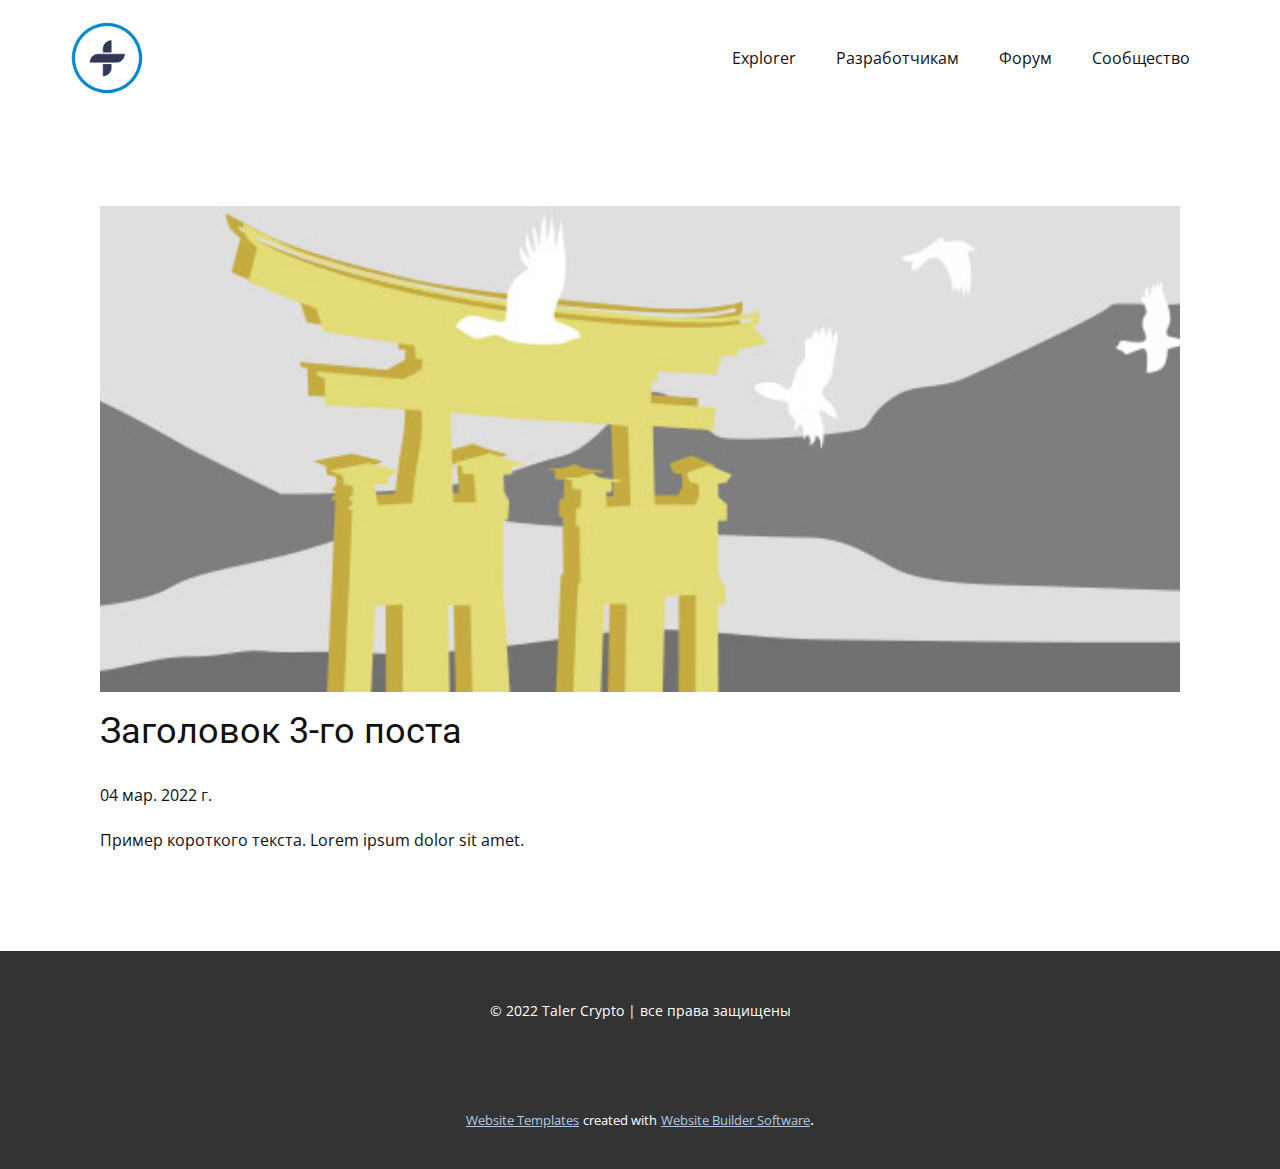
<file: taler/blog/пост-2.html>
<!doctype html>
<html style="font-size: 16px;"><head>
    <meta name="viewport" content="width=device-width, initial-scale=1.0">
    <meta charset="utf-8">
    <meta name="keywords" content="Заголовок 1-го поста">
    <meta name="description" content="">
    <meta name="page_type" content="np-template-header-footer-from-plugin">
    <title>Заголовок 3-го поста</title>
    <link rel="stylesheet" href="../nicepage.css" media="screen">
<link rel="stylesheet" href="../Post-Template.css" media="screen">
    <script class="u-script" type="text/javascript" src="../jquery.js" defer=""></script>
    <script class="u-script" type="text/javascript" src="../nicepage.js" defer=""></script>
    <meta name="generator" content="Nicepage 4.6.4, nicepage.com">
    <link id="u-theme-google-font" rel="stylesheet" href="https://fonts.googleapis.com/css?family=Roboto:100,100i,300,300i,400,400i,500,500i,700,700i,900,900i|Open+Sans:300,300i,400,400i,500,500i,600,600i,700,700i,800,800i">
    
    
    <script type="application/ld+json">{
		"@context": "http://schema.org",
		"@type": "Organization",
		"name": "taler",
		"logo": "images/talerlogo.png"
}</script>
    <meta name="theme-color" content="#478ac9">
  </head>
  <body class="u-body u-xl-mode"><header class="u-clearfix u-header u-white u-header" id="sec-6dab"><div class="u-clearfix u-sheet u-sheet-1">
        <a href="https://nicepage.com" class="u-image u-logo u-image-1" data-image-width="1600" data-image-height="1600">
          <img src="../images/talerlogo.png" class="u-logo-image u-logo-image-1">
        </a>
        <nav class="u-menu u-menu-dropdown u-offcanvas u-menu-1">
          <div class="menu-collapse" style="font-size: 1rem; letter-spacing: 0px;">
            <a class="u-button-style u-custom-left-right-menu-spacing u-custom-padding-bottom u-custom-text-hover-color u-custom-top-bottom-menu-spacing u-nav-link u-text-active-palette-1-base u-text-hover-palette-2-base" href="#" style="padding: 4px 6px; font-size: calc(1em + 8px);">
              <svg class="u-svg-link" viewBox="0 0 24 24"><use xmlns:xlink="http://www.w3.org/1999/xlink" xlink:href="#menu-hamburger"></use></svg>
              <svg class="u-svg-content" version="1.1" id="menu-hamburger" viewBox="0 0 16 16" x="0px" y="0px" xmlns:xlink="http://www.w3.org/1999/xlink" xmlns="http://www.w3.org/2000/svg"><g><rect y="1" width="16" height="2"></rect><rect y="7" width="16" height="2"></rect><rect y="13" width="16" height="2"></rect>
</g></svg>
            </a>
          </div>
          <div class="u-custom-menu u-nav-container">
            <ul class="u-nav u-unstyled u-nav-1"><li class="u-nav-item"><a class="u-button-style u-nav-link u-text-active-palette-1-base u-text-hover-palette-4-light-1" href="https://explorer.talercrypto.com/" target="_blank" style="padding: 12px 20px;">Explorer</a>
</li><li class="u-nav-item"><a class="u-button-style u-nav-link u-text-active-palette-1-base u-text-hover-palette-4-light-1" href="https://github.com/taler-project" target="_blank" style="padding: 12px 20px;">Разработчикам</a>
</li><li class="u-nav-item"><a class="u-button-style u-nav-link u-text-active-palette-1-base u-text-hover-palette-4-light-1" href="https://bitcointalk.org/index.php?topic=2649237.0" target="_blank" style="padding: 12px 20px;">Форум</a>
</li><li class="u-nav-item"><a class="u-button-style u-nav-link u-text-active-palette-1-base u-text-hover-palette-4-light-1" href="../taler.html#carousel_55c2" data-page-id="222598688" style="padding: 12px 20px;">Сообщество</a>
</li></ul>
          </div>
          <div class="u-custom-menu u-nav-container-collapse">
            <div class="u-black u-container-style u-inner-container-layout u-opacity u-opacity-95 u-sidenav">
              <div class="u-inner-container-layout u-sidenav-overflow">
                <div class="u-menu-close"></div>
                <ul class="u-align-center u-nav u-popupmenu-items u-unstyled u-nav-2"><li class="u-nav-item"><a class="u-button-style u-nav-link" href="https://explorer.talercrypto.com/" target="_blank" style="padding: 12px 20px;">Explorer</a>
</li><li class="u-nav-item"><a class="u-button-style u-nav-link" href="https://github.com/taler-project" target="_blank" style="padding: 12px 20px;">Разработчикам</a>
</li><li class="u-nav-item"><a class="u-button-style u-nav-link" href="https://bitcointalk.org/index.php?topic=2649237.0" target="_blank" style="padding: 12px 20px;">Форум</a>
</li><li class="u-nav-item"><a class="u-button-style u-nav-link" href="../taler.html#carousel_55c2" data-page-id="222598688" style="padding: 12px 20px;">Сообщество</a>
</li></ul>
              </div>
            </div>
            <div class="u-black u-menu-overlay u-opacity u-opacity-70"></div>
          </div>
        </nav>
      </div></header>
    <section class="u-align-center u-clearfix u-section-1" id="sec-0159">
      <div class="u-clearfix u-sheet u-valign-middle-md u-valign-middle-sm u-valign-middle-xs u-sheet-1"><!--post_details--><!--post_details_options_json--><!--{"source":""}--><!--/post_details_options_json--><!--blog_post-->
        <div class="u-container-style u-expanded-width u-post-details u-post-details-1">
          <div class="u-container-layout u-valign-middle u-container-layout-1"><!--blog_post_image-->
            <img alt="" class="u-blog-control u-expanded-width u-image u-image-default u-image-1" src="[data-uri]"><!--/blog_post_image--><!--blog_post_header-->
            <h2 class="u-blog-control u-text u-text-1">Заголовок 3-го поста</h2><!--/blog_post_header--><!--blog_post_metadata-->
            <div class="u-blog-control u-metadata u-metadata-1"><!--blog_post_metadata_date-->
              <span class="u-meta-date u-meta-icon">04 мар. 2022 г.</span><!--/blog_post_metadata_date--><!--blog_post_metadata_category-->
              <!--/blog_post_metadata_category--><!--blog_post_metadata_comments-->
              <!--/blog_post_metadata_comments-->
            </div><!--/blog_post_metadata--><!--blog_post_content-->
            <div class="u-align-justify u-blog-control u-post-content u-text u-text-2 fr-view">
  Пример короткого текста. Lorem ipsum dolor sit amet.
  </div><!--/blog_post_content-->
          </div>
        </div><!--/blog_post--><!--/post_details-->
      </div>
    </section>
    
    
    <footer class="u-align-center u-clearfix u-footer u-grey-80 u-footer" id="sec-d94b"><div class="u-clearfix u-sheet u-sheet-1">
        <p class="u-small-text u-text u-text-variant u-text-1">© 2022 Taler Crypto | все права защищены</p>
      </div></footer>
    <section class="u-backlink u-clearfix u-grey-80">
      <a class="u-link" href="https://nicepage.com/website-templates" target="_blank">
        <span>Website Templates</span>
      </a>
      <p class="u-text">
        <span>created with</span>
      </p>
      <a class="u-link" href="" target="_blank">
        <span>Website Builder Software</span>
      </a>. 
    </section>
  
</body></html>
</file>
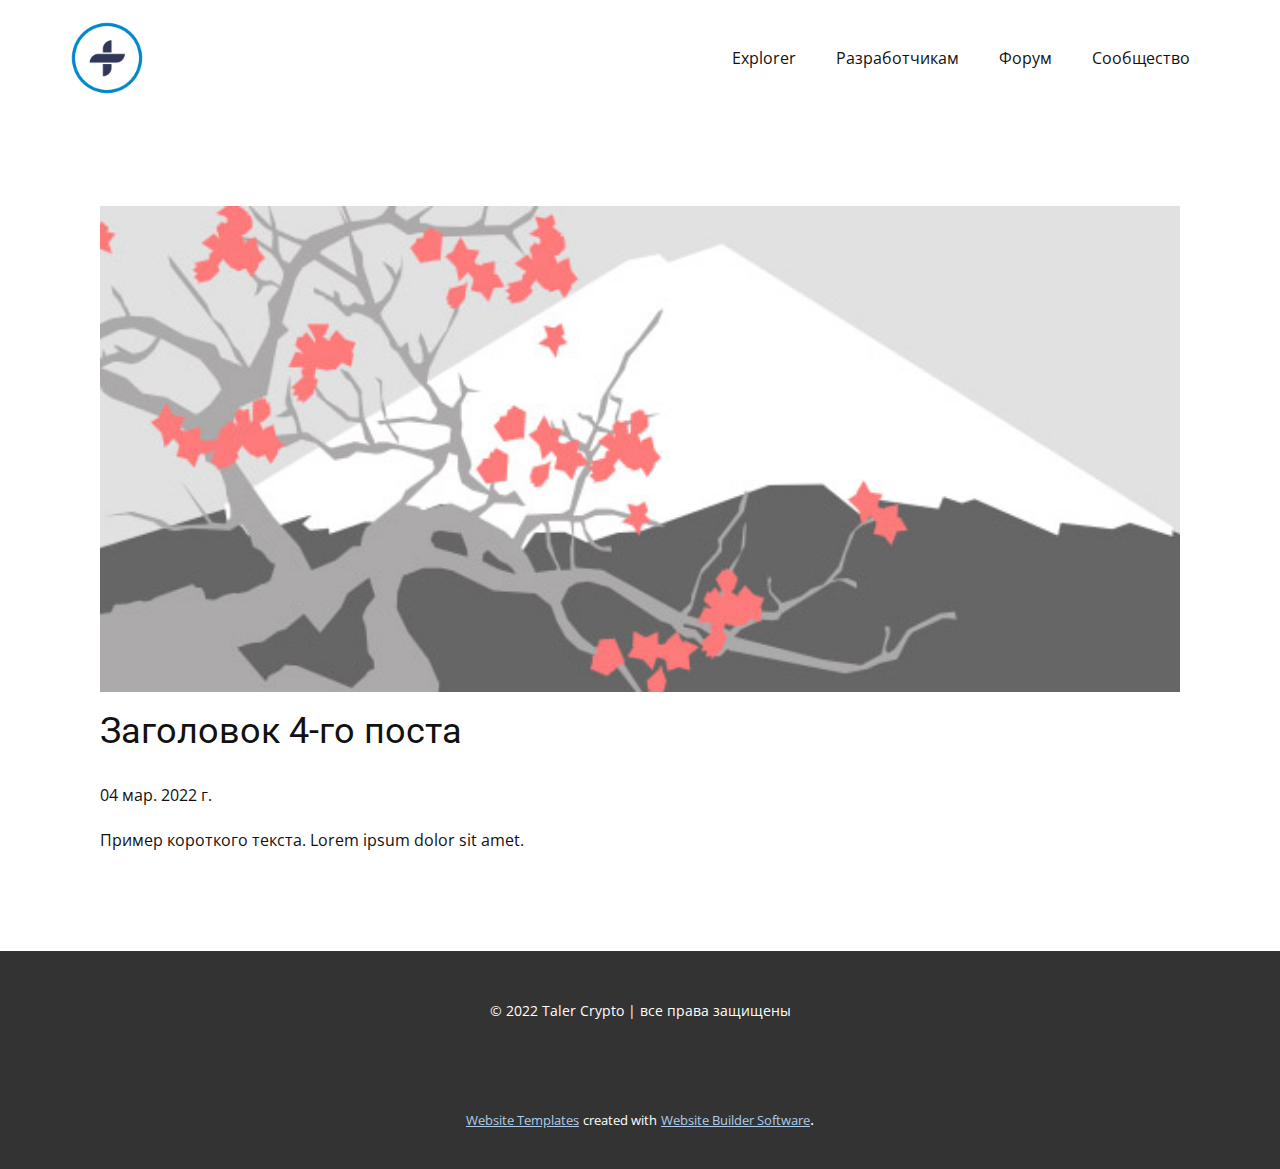
<file: taler/blog/пост-3.html>
<!doctype html>
<html style="font-size: 16px;"><head>
    <meta name="viewport" content="width=device-width, initial-scale=1.0">
    <meta charset="utf-8">
    <meta name="keywords" content="Заголовок 1-го поста">
    <meta name="description" content="">
    <meta name="page_type" content="np-template-header-footer-from-plugin">
    <title>Заголовок 4-го поста</title>
    <link rel="stylesheet" href="../nicepage.css" media="screen">
<link rel="stylesheet" href="../Post-Template.css" media="screen">
    <script class="u-script" type="text/javascript" src="../jquery.js" defer=""></script>
    <script class="u-script" type="text/javascript" src="../nicepage.js" defer=""></script>
    <meta name="generator" content="Nicepage 4.6.4, nicepage.com">
    <link id="u-theme-google-font" rel="stylesheet" href="https://fonts.googleapis.com/css?family=Roboto:100,100i,300,300i,400,400i,500,500i,700,700i,900,900i|Open+Sans:300,300i,400,400i,500,500i,600,600i,700,700i,800,800i">
    
    
    <script type="application/ld+json">{
		"@context": "http://schema.org",
		"@type": "Organization",
		"name": "taler",
		"logo": "images/talerlogo.png"
}</script>
    <meta name="theme-color" content="#478ac9">
  </head>
  <body class="u-body u-xl-mode"><header class="u-clearfix u-header u-white u-header" id="sec-6dab"><div class="u-clearfix u-sheet u-sheet-1">
        <a href="https://nicepage.com" class="u-image u-logo u-image-1" data-image-width="1600" data-image-height="1600">
          <img src="../images/talerlogo.png" class="u-logo-image u-logo-image-1">
        </a>
        <nav class="u-menu u-menu-dropdown u-offcanvas u-menu-1">
          <div class="menu-collapse" style="font-size: 1rem; letter-spacing: 0px;">
            <a class="u-button-style u-custom-left-right-menu-spacing u-custom-padding-bottom u-custom-text-hover-color u-custom-top-bottom-menu-spacing u-nav-link u-text-active-palette-1-base u-text-hover-palette-2-base" href="#" style="padding: 4px 6px; font-size: calc(1em + 8px);">
              <svg class="u-svg-link" viewBox="0 0 24 24"><use xmlns:xlink="http://www.w3.org/1999/xlink" xlink:href="#menu-hamburger"></use></svg>
              <svg class="u-svg-content" version="1.1" id="menu-hamburger" viewBox="0 0 16 16" x="0px" y="0px" xmlns:xlink="http://www.w3.org/1999/xlink" xmlns="http://www.w3.org/2000/svg"><g><rect y="1" width="16" height="2"></rect><rect y="7" width="16" height="2"></rect><rect y="13" width="16" height="2"></rect>
</g></svg>
            </a>
          </div>
          <div class="u-custom-menu u-nav-container">
            <ul class="u-nav u-unstyled u-nav-1"><li class="u-nav-item"><a class="u-button-style u-nav-link u-text-active-palette-1-base u-text-hover-palette-4-light-1" href="https://explorer.talercrypto.com/" target="_blank" style="padding: 12px 20px;">Explorer</a>
</li><li class="u-nav-item"><a class="u-button-style u-nav-link u-text-active-palette-1-base u-text-hover-palette-4-light-1" href="https://github.com/taler-project" target="_blank" style="padding: 12px 20px;">Разработчикам</a>
</li><li class="u-nav-item"><a class="u-button-style u-nav-link u-text-active-palette-1-base u-text-hover-palette-4-light-1" href="https://bitcointalk.org/index.php?topic=2649237.0" target="_blank" style="padding: 12px 20px;">Форум</a>
</li><li class="u-nav-item"><a class="u-button-style u-nav-link u-text-active-palette-1-base u-text-hover-palette-4-light-1" href="../taler.html#carousel_55c2" data-page-id="222598688" style="padding: 12px 20px;">Сообщество</a>
</li></ul>
          </div>
          <div class="u-custom-menu u-nav-container-collapse">
            <div class="u-black u-container-style u-inner-container-layout u-opacity u-opacity-95 u-sidenav">
              <div class="u-inner-container-layout u-sidenav-overflow">
                <div class="u-menu-close"></div>
                <ul class="u-align-center u-nav u-popupmenu-items u-unstyled u-nav-2"><li class="u-nav-item"><a class="u-button-style u-nav-link" href="https://explorer.talercrypto.com/" target="_blank" style="padding: 12px 20px;">Explorer</a>
</li><li class="u-nav-item"><a class="u-button-style u-nav-link" href="https://github.com/taler-project" target="_blank" style="padding: 12px 20px;">Разработчикам</a>
</li><li class="u-nav-item"><a class="u-button-style u-nav-link" href="https://bitcointalk.org/index.php?topic=2649237.0" target="_blank" style="padding: 12px 20px;">Форум</a>
</li><li class="u-nav-item"><a class="u-button-style u-nav-link" href="../taler.html#carousel_55c2" data-page-id="222598688" style="padding: 12px 20px;">Сообщество</a>
</li></ul>
              </div>
            </div>
            <div class="u-black u-menu-overlay u-opacity u-opacity-70"></div>
          </div>
        </nav>
      </div></header>
    <section class="u-align-center u-clearfix u-section-1" id="sec-0159">
      <div class="u-clearfix u-sheet u-valign-middle-md u-valign-middle-sm u-valign-middle-xs u-sheet-1"><!--post_details--><!--post_details_options_json--><!--{"source":""}--><!--/post_details_options_json--><!--blog_post-->
        <div class="u-container-style u-expanded-width u-post-details u-post-details-1">
          <div class="u-container-layout u-valign-middle u-container-layout-1"><!--blog_post_image-->
            <img alt="" class="u-blog-control u-expanded-width u-image u-image-default u-image-1" src="[data-uri]"><!--/blog_post_image--><!--blog_post_header-->
            <h2 class="u-blog-control u-text u-text-1">Заголовок 4-го поста</h2><!--/blog_post_header--><!--blog_post_metadata-->
            <div class="u-blog-control u-metadata u-metadata-1"><!--blog_post_metadata_date-->
              <span class="u-meta-date u-meta-icon">04 мар. 2022 г.</span><!--/blog_post_metadata_date--><!--blog_post_metadata_category-->
              <!--/blog_post_metadata_category--><!--blog_post_metadata_comments-->
              <!--/blog_post_metadata_comments-->
            </div><!--/blog_post_metadata--><!--blog_post_content-->
            <div class="u-align-justify u-blog-control u-post-content u-text u-text-2 fr-view">
  Пример короткого текста. Lorem ipsum dolor sit amet.
  </div><!--/blog_post_content-->
          </div>
        </div><!--/blog_post--><!--/post_details-->
      </div>
    </section>
    
    
    <footer class="u-align-center u-clearfix u-footer u-grey-80 u-footer" id="sec-d94b"><div class="u-clearfix u-sheet u-sheet-1">
        <p class="u-small-text u-text u-text-variant u-text-1">© 2022 Taler Crypto | все права защищены</p>
      </div></footer>
    <section class="u-backlink u-clearfix u-grey-80">
      <a class="u-link" href="https://nicepage.com/website-templates" target="_blank">
        <span>Website Templates</span>
      </a>
      <p class="u-text">
        <span>created with</span>
      </p>
      <a class="u-link" href="" target="_blank">
        <span>Website Builder Software</span>
      </a>. 
    </section>
  
</body></html>
</file>
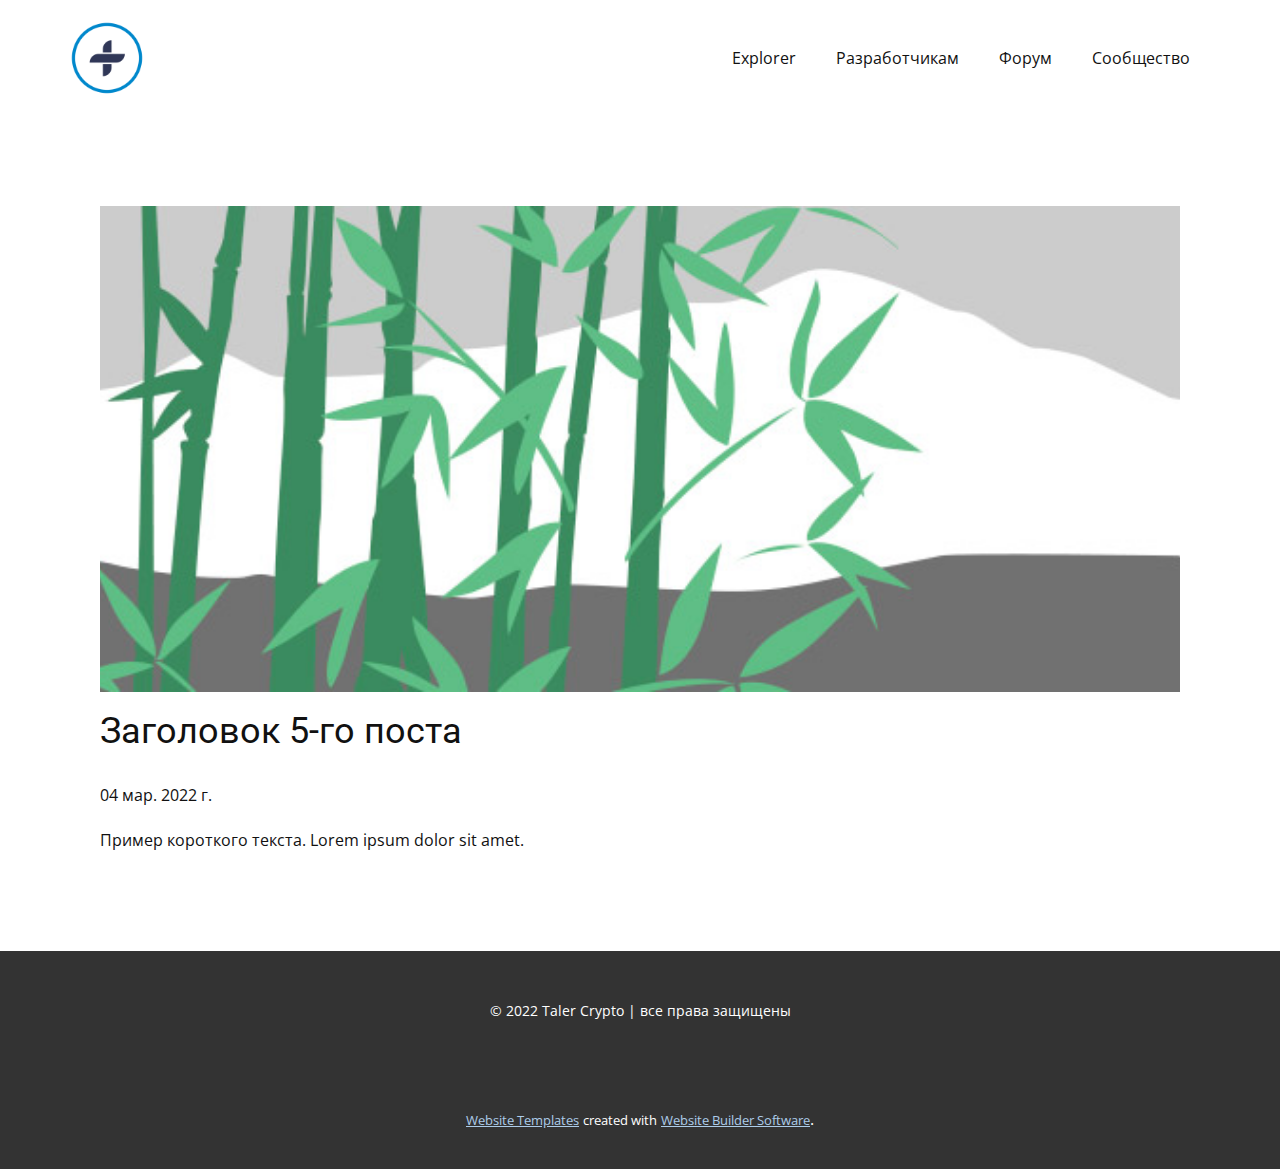
<file: taler/blog/пост-4.html>
<!doctype html>
<html style="font-size: 16px;"><head>
    <meta name="viewport" content="width=device-width, initial-scale=1.0">
    <meta charset="utf-8">
    <meta name="keywords" content="Заголовок 1-го поста">
    <meta name="description" content="">
    <meta name="page_type" content="np-template-header-footer-from-plugin">
    <title>Заголовок 5-го поста</title>
    <link rel="stylesheet" href="../nicepage.css" media="screen">
<link rel="stylesheet" href="../Post-Template.css" media="screen">
    <script class="u-script" type="text/javascript" src="../jquery.js" defer=""></script>
    <script class="u-script" type="text/javascript" src="../nicepage.js" defer=""></script>
    <meta name="generator" content="Nicepage 4.6.4, nicepage.com">
    <link id="u-theme-google-font" rel="stylesheet" href="https://fonts.googleapis.com/css?family=Roboto:100,100i,300,300i,400,400i,500,500i,700,700i,900,900i|Open+Sans:300,300i,400,400i,500,500i,600,600i,700,700i,800,800i">
    
    
    <script type="application/ld+json">{
		"@context": "http://schema.org",
		"@type": "Organization",
		"name": "taler",
		"logo": "images/talerlogo.png"
}</script>
    <meta name="theme-color" content="#478ac9">
  </head>
  <body class="u-body u-xl-mode"><header class="u-clearfix u-header u-white u-header" id="sec-6dab"><div class="u-clearfix u-sheet u-sheet-1">
        <a href="https://nicepage.com" class="u-image u-logo u-image-1" data-image-width="1600" data-image-height="1600">
          <img src="../images/talerlogo.png" class="u-logo-image u-logo-image-1">
        </a>
        <nav class="u-menu u-menu-dropdown u-offcanvas u-menu-1">
          <div class="menu-collapse" style="font-size: 1rem; letter-spacing: 0px;">
            <a class="u-button-style u-custom-left-right-menu-spacing u-custom-padding-bottom u-custom-text-hover-color u-custom-top-bottom-menu-spacing u-nav-link u-text-active-palette-1-base u-text-hover-palette-2-base" href="#" style="padding: 4px 6px; font-size: calc(1em + 8px);">
              <svg class="u-svg-link" viewBox="0 0 24 24"><use xmlns:xlink="http://www.w3.org/1999/xlink" xlink:href="#menu-hamburger"></use></svg>
              <svg class="u-svg-content" version="1.1" id="menu-hamburger" viewBox="0 0 16 16" x="0px" y="0px" xmlns:xlink="http://www.w3.org/1999/xlink" xmlns="http://www.w3.org/2000/svg"><g><rect y="1" width="16" height="2"></rect><rect y="7" width="16" height="2"></rect><rect y="13" width="16" height="2"></rect>
</g></svg>
            </a>
          </div>
          <div class="u-custom-menu u-nav-container">
            <ul class="u-nav u-unstyled u-nav-1"><li class="u-nav-item"><a class="u-button-style u-nav-link u-text-active-palette-1-base u-text-hover-palette-4-light-1" href="https://explorer.talercrypto.com/" target="_blank" style="padding: 12px 20px;">Explorer</a>
</li><li class="u-nav-item"><a class="u-button-style u-nav-link u-text-active-palette-1-base u-text-hover-palette-4-light-1" href="https://github.com/taler-project" target="_blank" style="padding: 12px 20px;">Разработчикам</a>
</li><li class="u-nav-item"><a class="u-button-style u-nav-link u-text-active-palette-1-base u-text-hover-palette-4-light-1" href="https://bitcointalk.org/index.php?topic=2649237.0" target="_blank" style="padding: 12px 20px;">Форум</a>
</li><li class="u-nav-item"><a class="u-button-style u-nav-link u-text-active-palette-1-base u-text-hover-palette-4-light-1" href="../taler.html#carousel_55c2" data-page-id="222598688" style="padding: 12px 20px;">Сообщество</a>
</li></ul>
          </div>
          <div class="u-custom-menu u-nav-container-collapse">
            <div class="u-black u-container-style u-inner-container-layout u-opacity u-opacity-95 u-sidenav">
              <div class="u-inner-container-layout u-sidenav-overflow">
                <div class="u-menu-close"></div>
                <ul class="u-align-center u-nav u-popupmenu-items u-unstyled u-nav-2"><li class="u-nav-item"><a class="u-button-style u-nav-link" href="https://explorer.talercrypto.com/" target="_blank" style="padding: 12px 20px;">Explorer</a>
</li><li class="u-nav-item"><a class="u-button-style u-nav-link" href="https://github.com/taler-project" target="_blank" style="padding: 12px 20px;">Разработчикам</a>
</li><li class="u-nav-item"><a class="u-button-style u-nav-link" href="https://bitcointalk.org/index.php?topic=2649237.0" target="_blank" style="padding: 12px 20px;">Форум</a>
</li><li class="u-nav-item"><a class="u-button-style u-nav-link" href="../taler.html#carousel_55c2" data-page-id="222598688" style="padding: 12px 20px;">Сообщество</a>
</li></ul>
              </div>
            </div>
            <div class="u-black u-menu-overlay u-opacity u-opacity-70"></div>
          </div>
        </nav>
      </div></header>
    <section class="u-align-center u-clearfix u-section-1" id="sec-0159">
      <div class="u-clearfix u-sheet u-valign-middle-md u-valign-middle-sm u-valign-middle-xs u-sheet-1"><!--post_details--><!--post_details_options_json--><!--{"source":""}--><!--/post_details_options_json--><!--blog_post-->
        <div class="u-container-style u-expanded-width u-post-details u-post-details-1">
          <div class="u-container-layout u-valign-middle u-container-layout-1"><!--blog_post_image-->
            <img alt="" class="u-blog-control u-expanded-width u-image u-image-default u-image-1" src="[data-uri]"><!--/blog_post_image--><!--blog_post_header-->
            <h2 class="u-blog-control u-text u-text-1">Заголовок 5-го поста</h2><!--/blog_post_header--><!--blog_post_metadata-->
            <div class="u-blog-control u-metadata u-metadata-1"><!--blog_post_metadata_date-->
              <span class="u-meta-date u-meta-icon">04 мар. 2022 г.</span><!--/blog_post_metadata_date--><!--blog_post_metadata_category-->
              <!--/blog_post_metadata_category--><!--blog_post_metadata_comments-->
              <!--/blog_post_metadata_comments-->
            </div><!--/blog_post_metadata--><!--blog_post_content-->
            <div class="u-align-justify u-blog-control u-post-content u-text u-text-2 fr-view">
  Пример короткого текста. Lorem ipsum dolor sit amet.
  </div><!--/blog_post_content-->
          </div>
        </div><!--/blog_post--><!--/post_details-->
      </div>
    </section>
    
    
    <footer class="u-align-center u-clearfix u-footer u-grey-80 u-footer" id="sec-d94b"><div class="u-clearfix u-sheet u-sheet-1">
        <p class="u-small-text u-text u-text-variant u-text-1">© 2022 Taler Crypto | все права защищены</p>
      </div></footer>
    <section class="u-backlink u-clearfix u-grey-80">
      <a class="u-link" href="https://nicepage.com/website-templates" target="_blank">
        <span>Website Templates</span>
      </a>
      <p class="u-text">
        <span>created with</span>
      </p>
      <a class="u-link" href="" target="_blank">
        <span>Website Builder Software</span>
      </a>. 
    </section>
  
</body></html>
</file>
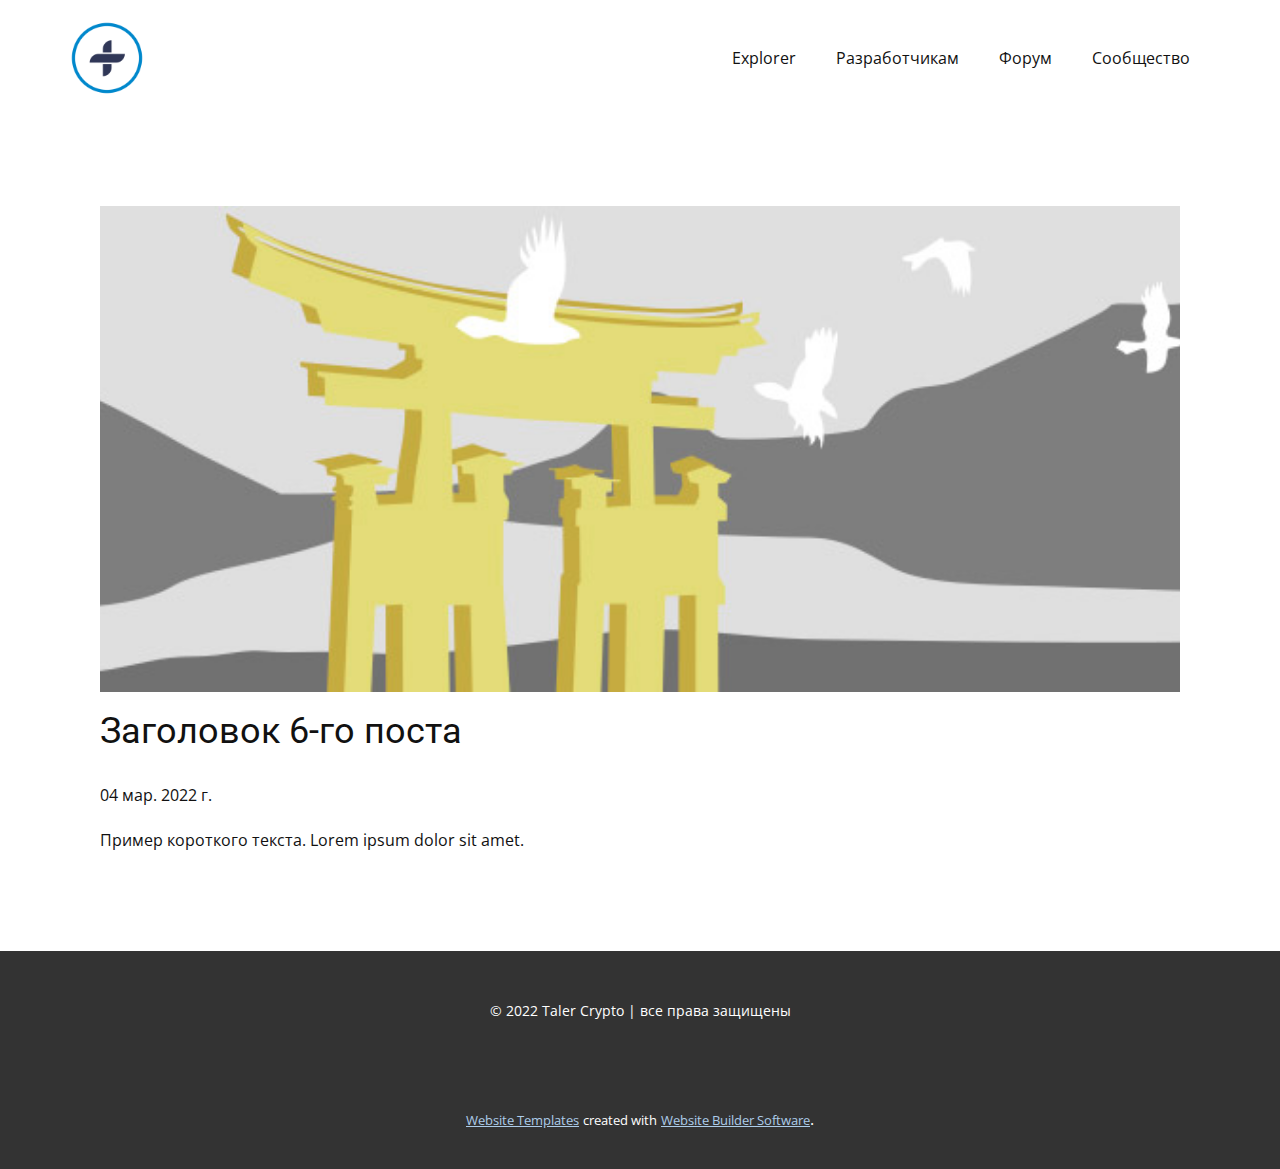
<file: taler/blog/пост-5.html>
<!doctype html>
<html style="font-size: 16px;"><head>
    <meta name="viewport" content="width=device-width, initial-scale=1.0">
    <meta charset="utf-8">
    <meta name="keywords" content="Заголовок 1-го поста">
    <meta name="description" content="">
    <meta name="page_type" content="np-template-header-footer-from-plugin">
    <title>Заголовок 6-го поста</title>
    <link rel="stylesheet" href="../nicepage.css" media="screen">
<link rel="stylesheet" href="../Post-Template.css" media="screen">
    <script class="u-script" type="text/javascript" src="../jquery.js" defer=""></script>
    <script class="u-script" type="text/javascript" src="../nicepage.js" defer=""></script>
    <meta name="generator" content="Nicepage 4.6.4, nicepage.com">
    <link id="u-theme-google-font" rel="stylesheet" href="https://fonts.googleapis.com/css?family=Roboto:100,100i,300,300i,400,400i,500,500i,700,700i,900,900i|Open+Sans:300,300i,400,400i,500,500i,600,600i,700,700i,800,800i">
    
    
    <script type="application/ld+json">{
		"@context": "http://schema.org",
		"@type": "Organization",
		"name": "taler",
		"logo": "images/talerlogo.png"
}</script>
    <meta name="theme-color" content="#478ac9">
  </head>
  <body class="u-body u-xl-mode"><header class="u-clearfix u-header u-white u-header" id="sec-6dab"><div class="u-clearfix u-sheet u-sheet-1">
        <a href="https://nicepage.com" class="u-image u-logo u-image-1" data-image-width="1600" data-image-height="1600">
          <img src="../images/talerlogo.png" class="u-logo-image u-logo-image-1">
        </a>
        <nav class="u-menu u-menu-dropdown u-offcanvas u-menu-1">
          <div class="menu-collapse" style="font-size: 1rem; letter-spacing: 0px;">
            <a class="u-button-style u-custom-left-right-menu-spacing u-custom-padding-bottom u-custom-text-hover-color u-custom-top-bottom-menu-spacing u-nav-link u-text-active-palette-1-base u-text-hover-palette-2-base" href="#" style="padding: 4px 6px; font-size: calc(1em + 8px);">
              <svg class="u-svg-link" viewBox="0 0 24 24"><use xmlns:xlink="http://www.w3.org/1999/xlink" xlink:href="#menu-hamburger"></use></svg>
              <svg class="u-svg-content" version="1.1" id="menu-hamburger" viewBox="0 0 16 16" x="0px" y="0px" xmlns:xlink="http://www.w3.org/1999/xlink" xmlns="http://www.w3.org/2000/svg"><g><rect y="1" width="16" height="2"></rect><rect y="7" width="16" height="2"></rect><rect y="13" width="16" height="2"></rect>
</g></svg>
            </a>
          </div>
          <div class="u-custom-menu u-nav-container">
            <ul class="u-nav u-unstyled u-nav-1"><li class="u-nav-item"><a class="u-button-style u-nav-link u-text-active-palette-1-base u-text-hover-palette-4-light-1" href="https://explorer.talercrypto.com/" target="_blank" style="padding: 12px 20px;">Explorer</a>
</li><li class="u-nav-item"><a class="u-button-style u-nav-link u-text-active-palette-1-base u-text-hover-palette-4-light-1" href="https://github.com/taler-project" target="_blank" style="padding: 12px 20px;">Разработчикам</a>
</li><li class="u-nav-item"><a class="u-button-style u-nav-link u-text-active-palette-1-base u-text-hover-palette-4-light-1" href="https://bitcointalk.org/index.php?topic=2649237.0" target="_blank" style="padding: 12px 20px;">Форум</a>
</li><li class="u-nav-item"><a class="u-button-style u-nav-link u-text-active-palette-1-base u-text-hover-palette-4-light-1" href="../taler.html#carousel_55c2" data-page-id="222598688" style="padding: 12px 20px;">Сообщество</a>
</li></ul>
          </div>
          <div class="u-custom-menu u-nav-container-collapse">
            <div class="u-black u-container-style u-inner-container-layout u-opacity u-opacity-95 u-sidenav">
              <div class="u-inner-container-layout u-sidenav-overflow">
                <div class="u-menu-close"></div>
                <ul class="u-align-center u-nav u-popupmenu-items u-unstyled u-nav-2"><li class="u-nav-item"><a class="u-button-style u-nav-link" href="https://explorer.talercrypto.com/" target="_blank" style="padding: 12px 20px;">Explorer</a>
</li><li class="u-nav-item"><a class="u-button-style u-nav-link" href="https://github.com/taler-project" target="_blank" style="padding: 12px 20px;">Разработчикам</a>
</li><li class="u-nav-item"><a class="u-button-style u-nav-link" href="https://bitcointalk.org/index.php?topic=2649237.0" target="_blank" style="padding: 12px 20px;">Форум</a>
</li><li class="u-nav-item"><a class="u-button-style u-nav-link" href="../taler.html#carousel_55c2" data-page-id="222598688" style="padding: 12px 20px;">Сообщество</a>
</li></ul>
              </div>
            </div>
            <div class="u-black u-menu-overlay u-opacity u-opacity-70"></div>
          </div>
        </nav>
      </div></header>
    <section class="u-align-center u-clearfix u-section-1" id="sec-0159">
      <div class="u-clearfix u-sheet u-valign-middle-md u-valign-middle-sm u-valign-middle-xs u-sheet-1"><!--post_details--><!--post_details_options_json--><!--{"source":""}--><!--/post_details_options_json--><!--blog_post-->
        <div class="u-container-style u-expanded-width u-post-details u-post-details-1">
          <div class="u-container-layout u-valign-middle u-container-layout-1"><!--blog_post_image-->
            <img alt="" class="u-blog-control u-expanded-width u-image u-image-default u-image-1" src="[data-uri]"><!--/blog_post_image--><!--blog_post_header-->
            <h2 class="u-blog-control u-text u-text-1">Заголовок 6-го поста</h2><!--/blog_post_header--><!--blog_post_metadata-->
            <div class="u-blog-control u-metadata u-metadata-1"><!--blog_post_metadata_date-->
              <span class="u-meta-date u-meta-icon">04 мар. 2022 г.</span><!--/blog_post_metadata_date--><!--blog_post_metadata_category-->
              <!--/blog_post_metadata_category--><!--blog_post_metadata_comments-->
              <!--/blog_post_metadata_comments-->
            </div><!--/blog_post_metadata--><!--blog_post_content-->
            <div class="u-align-justify u-blog-control u-post-content u-text u-text-2 fr-view">
  Пример короткого текста. Lorem ipsum dolor sit amet.
  </div><!--/blog_post_content-->
          </div>
        </div><!--/blog_post--><!--/post_details-->
      </div>
    </section>
    
    
    <footer class="u-align-center u-clearfix u-footer u-grey-80 u-footer" id="sec-d94b"><div class="u-clearfix u-sheet u-sheet-1">
        <p class="u-small-text u-text u-text-variant u-text-1">© 2022 Taler Crypto | все права защищены</p>
      </div></footer>
    <section class="u-backlink u-clearfix u-grey-80">
      <a class="u-link" href="https://nicepage.com/website-templates" target="_blank">
        <span>Website Templates</span>
      </a>
      <p class="u-text">
        <span>created with</span>
      </p>
      <a class="u-link" href="" target="_blank">
        <span>Website Builder Software</span>
      </a>. 
    </section>
  
</body></html>
</file>
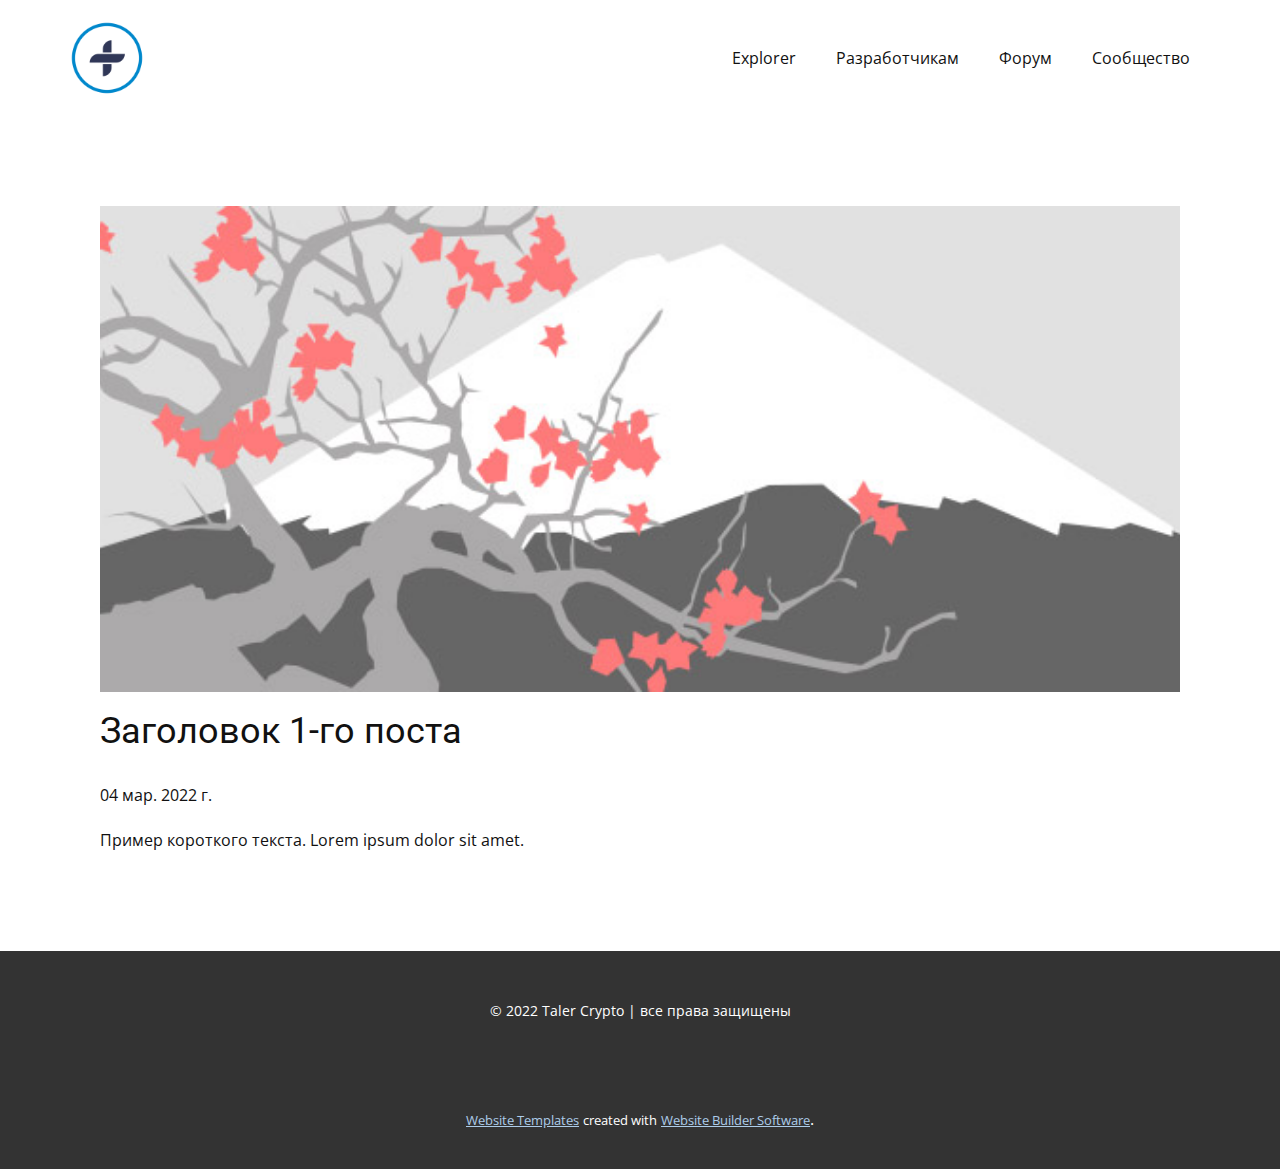
<file: taler/blog/пост.html>
<!doctype html>
<html style="font-size: 16px;"><head>
    <meta name="viewport" content="width=device-width, initial-scale=1.0">
    <meta charset="utf-8">
    <meta name="keywords" content="Заголовок 1-го поста">
    <meta name="description" content="">
    <meta name="page_type" content="np-template-header-footer-from-plugin">
    <title>Заголовок 1-го поста</title>
    <link rel="stylesheet" href="../nicepage.css" media="screen">
<link rel="stylesheet" href="../Post-Template.css" media="screen">
    <script class="u-script" type="text/javascript" src="../jquery.js" defer=""></script>
    <script class="u-script" type="text/javascript" src="../nicepage.js" defer=""></script>
    <meta name="generator" content="Nicepage 4.6.4, nicepage.com">
    <link id="u-theme-google-font" rel="stylesheet" href="https://fonts.googleapis.com/css?family=Roboto:100,100i,300,300i,400,400i,500,500i,700,700i,900,900i|Open+Sans:300,300i,400,400i,500,500i,600,600i,700,700i,800,800i">
    
    
    <script type="application/ld+json">{
		"@context": "http://schema.org",
		"@type": "Organization",
		"name": "taler",
		"logo": "images/talerlogo.png"
}</script>
    <meta name="theme-color" content="#478ac9">
  </head>
  <body class="u-body u-xl-mode"><header class="u-clearfix u-header u-white u-header" id="sec-6dab"><div class="u-clearfix u-sheet u-sheet-1">
        <a href="https://nicepage.com" class="u-image u-logo u-image-1" data-image-width="1600" data-image-height="1600">
          <img src="../images/talerlogo.png" class="u-logo-image u-logo-image-1">
        </a>
        <nav class="u-menu u-menu-dropdown u-offcanvas u-menu-1">
          <div class="menu-collapse" style="font-size: 1rem; letter-spacing: 0px;">
            <a class="u-button-style u-custom-left-right-menu-spacing u-custom-padding-bottom u-custom-text-hover-color u-custom-top-bottom-menu-spacing u-nav-link u-text-active-palette-1-base u-text-hover-palette-2-base" href="#" style="padding: 4px 6px; font-size: calc(1em + 8px);">
              <svg class="u-svg-link" viewBox="0 0 24 24"><use xmlns:xlink="http://www.w3.org/1999/xlink" xlink:href="#menu-hamburger"></use></svg>
              <svg class="u-svg-content" version="1.1" id="menu-hamburger" viewBox="0 0 16 16" x="0px" y="0px" xmlns:xlink="http://www.w3.org/1999/xlink" xmlns="http://www.w3.org/2000/svg"><g><rect y="1" width="16" height="2"></rect><rect y="7" width="16" height="2"></rect><rect y="13" width="16" height="2"></rect>
</g></svg>
            </a>
          </div>
          <div class="u-custom-menu u-nav-container">
            <ul class="u-nav u-unstyled u-nav-1"><li class="u-nav-item"><a class="u-button-style u-nav-link u-text-active-palette-1-base u-text-hover-palette-4-light-1" href="https://explorer.talercrypto.com/" target="_blank" style="padding: 12px 20px;">Explorer</a>
</li><li class="u-nav-item"><a class="u-button-style u-nav-link u-text-active-palette-1-base u-text-hover-palette-4-light-1" href="https://github.com/taler-project" target="_blank" style="padding: 12px 20px;">Разработчикам</a>
</li><li class="u-nav-item"><a class="u-button-style u-nav-link u-text-active-palette-1-base u-text-hover-palette-4-light-1" href="https://bitcointalk.org/index.php?topic=2649237.0" target="_blank" style="padding: 12px 20px;">Форум</a>
</li><li class="u-nav-item"><a class="u-button-style u-nav-link u-text-active-palette-1-base u-text-hover-palette-4-light-1" href="../taler.html#carousel_55c2" data-page-id="222598688" style="padding: 12px 20px;">Сообщество</a>
</li></ul>
          </div>
          <div class="u-custom-menu u-nav-container-collapse">
            <div class="u-black u-container-style u-inner-container-layout u-opacity u-opacity-95 u-sidenav">
              <div class="u-inner-container-layout u-sidenav-overflow">
                <div class="u-menu-close"></div>
                <ul class="u-align-center u-nav u-popupmenu-items u-unstyled u-nav-2"><li class="u-nav-item"><a class="u-button-style u-nav-link" href="https://explorer.talercrypto.com/" target="_blank" style="padding: 12px 20px;">Explorer</a>
</li><li class="u-nav-item"><a class="u-button-style u-nav-link" href="https://github.com/taler-project" target="_blank" style="padding: 12px 20px;">Разработчикам</a>
</li><li class="u-nav-item"><a class="u-button-style u-nav-link" href="https://bitcointalk.org/index.php?topic=2649237.0" target="_blank" style="padding: 12px 20px;">Форум</a>
</li><li class="u-nav-item"><a class="u-button-style u-nav-link" href="../taler.html#carousel_55c2" data-page-id="222598688" style="padding: 12px 20px;">Сообщество</a>
</li></ul>
              </div>
            </div>
            <div class="u-black u-menu-overlay u-opacity u-opacity-70"></div>
          </div>
        </nav>
      </div></header>
    <section class="u-align-center u-clearfix u-section-1" id="sec-0159">
      <div class="u-clearfix u-sheet u-valign-middle-md u-valign-middle-sm u-valign-middle-xs u-sheet-1"><!--post_details--><!--post_details_options_json--><!--{"source":""}--><!--/post_details_options_json--><!--blog_post-->
        <div class="u-container-style u-expanded-width u-post-details u-post-details-1">
          <div class="u-container-layout u-valign-middle u-container-layout-1"><!--blog_post_image-->
            <img alt="" class="u-blog-control u-expanded-width u-image u-image-default u-image-1" src="[data-uri]"><!--/blog_post_image--><!--blog_post_header-->
            <h2 class="u-blog-control u-text u-text-1">Заголовок 1-го поста</h2><!--/blog_post_header--><!--blog_post_metadata-->
            <div class="u-blog-control u-metadata u-metadata-1"><!--blog_post_metadata_date-->
              <span class="u-meta-date u-meta-icon">04 мар. 2022 г.</span><!--/blog_post_metadata_date--><!--blog_post_metadata_category-->
              <!--/blog_post_metadata_category--><!--blog_post_metadata_comments-->
              <!--/blog_post_metadata_comments-->
            </div><!--/blog_post_metadata--><!--blog_post_content-->
            <div class="u-align-justify u-blog-control u-post-content u-text u-text-2 fr-view">
  Пример короткого текста. Lorem ipsum dolor sit amet.
  </div><!--/blog_post_content-->
          </div>
        </div><!--/blog_post--><!--/post_details-->
      </div>
    </section>
    
    
    <footer class="u-align-center u-clearfix u-footer u-grey-80 u-footer" id="sec-d94b"><div class="u-clearfix u-sheet u-sheet-1">
        <p class="u-small-text u-text u-text-variant u-text-1">© 2022 Taler Crypto | все права защищены</p>
      </div></footer>
    <section class="u-backlink u-clearfix u-grey-80">
      <a class="u-link" href="https://nicepage.com/website-templates" target="_blank">
        <span>Website Templates</span>
      </a>
      <p class="u-text">
        <span>created with</span>
      </p>
      <a class="u-link" href="" target="_blank">
        <span>Website Builder Software</span>
      </a>. 
    </section>
  
</body></html>
</file>
